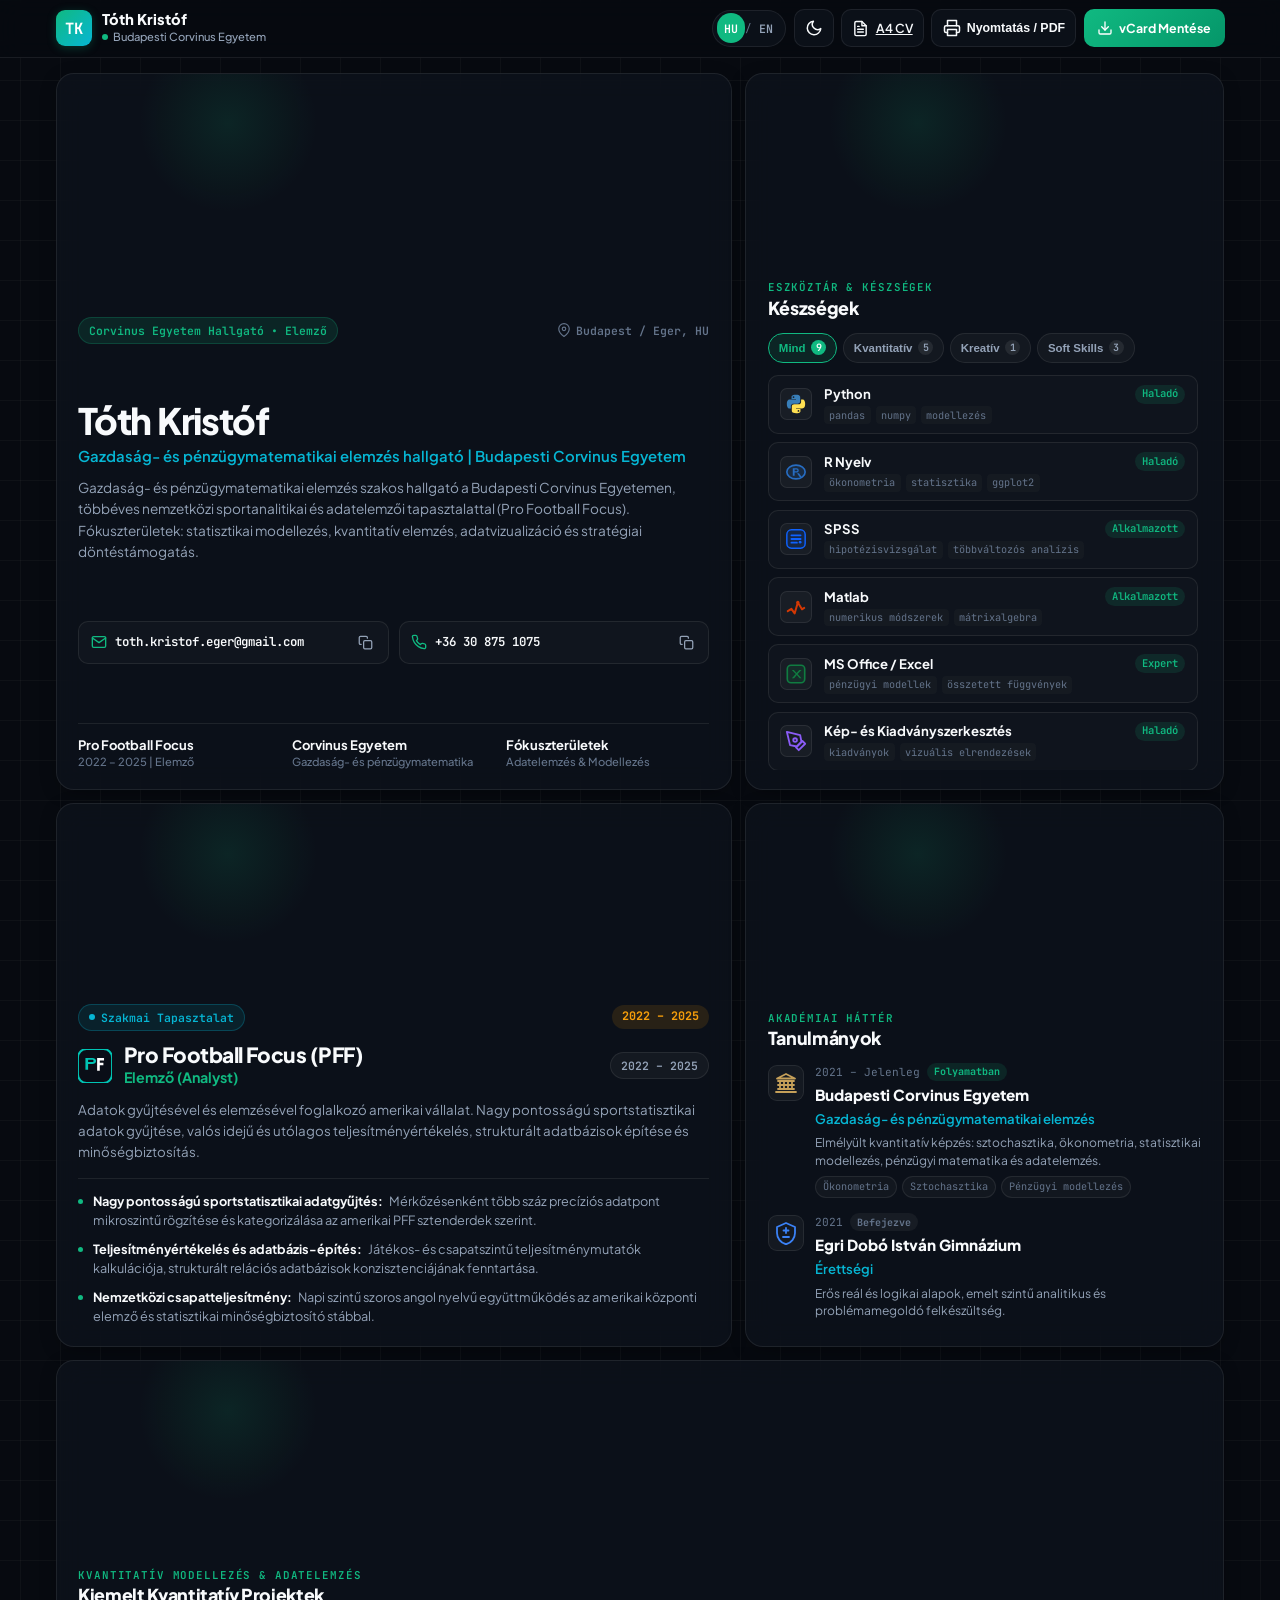
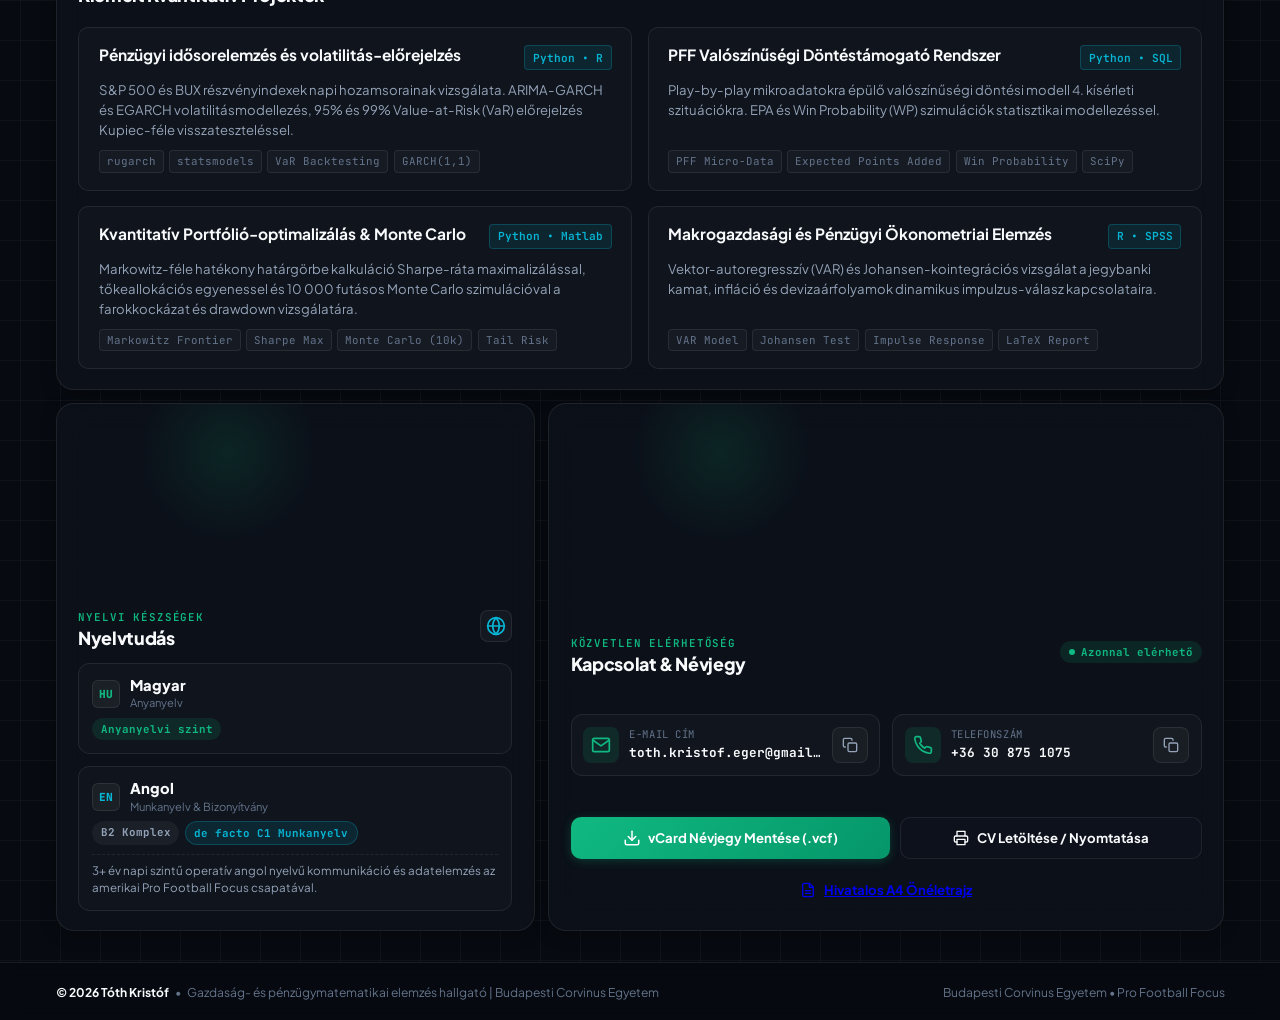
<file: index.html>
<!DOCTYPE html>
<html lang="hu" data-theme="dark">
<head>
  <meta charset="UTF-8">
  <meta name="viewport" content="width=device-width, initial-scale=1.0">
  <title>Tóth Kristóf | Gazdaság- és pénzügymatematikai elemzés hallgató</title>
  <meta name="description" content="Tóth Kristóf: Gazdaság- és pénzügymatematikai elemzés szakos hallgató a Budapesti Corvinus Egyetemen, tapasztalat: Pro Football Focus (PFF) Elemző.">
  <meta name="author" content="Tóth Kristóf">
  <meta name="color-scheme" content="dark light">
  <meta name="theme-color" content="#080c14">

  <!-- Google Fonts: Plus Jakarta Sans & JetBrains Mono -->
  <link rel="preconnect" href="https://fonts.googleapis.com">
  <link rel="preconnect" href="https://fonts.gstatic.com" crossorigin>
  <link href="https://fonts.googleapis.com/css2?family=JetBrains+Mono:wght@400;500;600;700&family=Plus+Jakarta+Sans:wght@300;400;500;600;700;800&display=swap" rel="stylesheet">
  
  <link rel="stylesheet" href="style.css">
</head>
<body>
  <!-- Keyboard Skip Link for Accessibility -->
  <a href="#main-content" class="skip-link" data-i18n="skipLink">Ugrás a tartalomra</a>

  <!-- Compact Top Header -->
  <header class="site-header" role="banner">
    <div class="header-inner container">
      <div class="brand">
        <span class="brand-monogram">TK</span>
        <div class="brand-info">
          <span class="brand-name">Tóth Kristóf</span>
          <span class="brand-badge" data-i18n="headerStatus">
            <span class="status-pulse" aria-hidden="true"></span>
            Budapesti Corvinus Egyetem
          </span>
        </div>
      </div>

      <nav class="nav-controls" aria-label="Weboldal vezérlők">
        <!-- Language Switcher HU / EN -->
        <div class="lang-switch-group" role="group" aria-label="Nyelvválasztó">
          <button id="lang-hu" class="lang-btn active" type="button" aria-pressed="true" aria-label="Magyar nyelv">
            HU
          </button>
          <span class="lang-divider" aria-hidden="true">/</span>
          <button id="lang-en" class="lang-btn" type="button" aria-pressed="false" aria-label="English language">
            EN
          </button>
        </div>

        <!-- Theme Switcher: Dark / Light / High Contrast -->
        <div class="theme-dropdown-wrap">
          <button id="theme-btn" class="icon-btn theme-toggle-btn" type="button" aria-label="Téma váltása" title="Téma váltása">
            <svg class="theme-icon theme-icon-dark" width="18" height="18" viewBox="0 0 24 24" fill="none" stroke="currentColor" stroke-width="2" stroke-linecap="round" stroke-linejoin="round" aria-hidden="true">
              <path d="M21 12.79A9 9 0 1 1 11.21 3 7 7 0 0 0 21 12.79z"></path>
            </svg>
            <svg class="theme-icon theme-icon-light" width="18" height="18" viewBox="0 0 24 24" fill="none" stroke="currentColor" stroke-width="2" stroke-linecap="round" stroke-linejoin="round" aria-hidden="true">
              <circle cx="12" cy="12" r="5"></circle>
              <line x1="12" y1="1" x2="12" y2="3"></line>
              <line x1="12" y1="21" x2="12" y2="23"></line>
              <line x1="4.22" y1="4.22" x2="5.64" y2="5.64"></line>
              <line x1="18.36" y1="18.36" x2="19.78" y2="19.78"></line>
              <line x1="1" y1="12" x2="3" y2="12"></line>
              <line x1="21" y1="12" x2="23" y2="12"></line>
              <line x1="4.22" y1="19.78" x2="5.64" y2="18.36"></line>
              <line x1="18.36" y1="5.64" x2="19.78" y2="4.22"></line>
            </svg>
            <svg class="theme-icon theme-icon-contrast" width="18" height="18" viewBox="0 0 24 24" fill="none" stroke="currentColor" stroke-width="2" stroke-linecap="round" stroke-linejoin="round" aria-hidden="true">
              <circle cx="12" cy="12" r="10"></circle>
              <path d="M12 2a10 10 0 0 1 0 20z" fill="currentColor"></path>
            </svg>
            <span class="sr-only" data-i18n="themeBtnText">Téma váltása</span>
          </button>
        </div>

        <!-- Standalone A4 Printable CV Link -->
        <a href="cv_toth_kristof.html" class="icon-btn" aria-label="A4 Nyomtatható CV megnyitása" title="A4 Nyomtatható CV">
          <svg width="17" height="17" viewBox="0 0 24 24" fill="none" stroke="currentColor" stroke-width="2" stroke-linecap="round" stroke-linejoin="round">
            <path d="M14 2H6a2 2 0 0 0-2 2v16a2 2 0 0 0 2 2h12a2 2 0 0 0 2-2V8z"></path>
            <polyline points="14 2 14 8 20 8"></polyline>
            <line x1="16" y1="13" x2="8" y2="13"></line>
            <line x1="16" y1="17" x2="8" y2="17"></line>
            <polyline points="10 9 9 9 8 9"></polyline>
          </svg>
          <span class="btn-text-responsive" data-i18n="a4CvBtn">A4 CV</span>
        </a>

        <!-- Print / PDF CV Button -->
        <button id="print-cv-btn" class="icon-btn" type="button" aria-label="CV Nyomtatása / Mentés PDF-ként" title="Nyomtatás / PDF">
          <svg width="18" height="18" viewBox="0 0 24 24" fill="none" stroke="currentColor" stroke-width="2" stroke-linecap="round" stroke-linejoin="round" aria-hidden="true">
            <polyline points="6 9 6 2 18 2 18 9"></polyline>
            <path d="M6 18H4a2 2 0 0 1-2-2v-5a2 2 0 0 1 2-2h16a2 2 0 0 1 2 2v5a2 2 0 0 1-2 2h-2"></path>
            <rect x="6" y="14" width="12" height="8"></rect>
          </svg>
          <span class="btn-text-responsive" data-i18n="printBtnText">Nyomtatás / PDF</span>
        </button>

        <!-- Direct vCard Download -->
        <button id="vcard-top-btn" class="btn-primary-sm" type="button" aria-label="Névjegy letöltése vCard formátumban">
          <svg width="16" height="16" viewBox="0 0 24 24" fill="none" stroke="currentColor" stroke-width="2" stroke-linecap="round" stroke-linejoin="round" aria-hidden="true">
            <path d="M21 15v4a2 2 0 0 1-2 2H5a2 2 0 0 1-2-2v-4"></path>
            <polyline points="7 10 12 15 17 10"></polyline>
            <line x1="12" y1="15" x2="12" y2="3"></line>
          </svg>
          <span data-i18n="vcardBtnText">vCard Mentése</span>
        </button>
      </nav>
    </div>
  </header>

  <!-- Main Content Bento Grid (Dense & Compact) -->
  <main id="main-content" class="container bento-layout" role="main">

    <!-- ========================================================
         TILE 1: HERO SPAN (Profile, Headline & Quick Connect)
         ======================================================== -->
    <section class="bento-card hero-tile" aria-labelledby="hero-name">
      <div class="card-glass-glow" aria-hidden="true"></div>
      
      <div class="hero-top-meta">
        <div class="tag-pill tag-accent">
          <span data-i18n="heroPill">Corvinus Egyetem Hallgató • Elemző</span>
        </div>
        <div class="location-badge">
          <svg width="14" height="14" viewBox="0 0 24 24" fill="none" stroke="currentColor" stroke-width="2" stroke-linecap="round" stroke-linejoin="round" aria-hidden="true">
            <path d="M21 10c0 7-9 13-9 13s-9-6-9-13a9 9 0 0 1 18 0z"></path>
            <circle cx="12" cy="10" r="3"></circle>
          </svg>
          <span>Budapest / Eger, HU</span>
        </div>
      </div>

      <div class="hero-main-content">
        <h1 id="hero-name" class="hero-name">Tóth Kristóf</h1>
        <p class="hero-title" data-i18n="heroTitle">
          Gazdaság- és pénzügymatematikai elemzés hallgató | Budapesti Corvinus Egyetem
        </p>

        <p class="hero-bio" data-i18n="heroBio">
          Gazdaság- és pénzügymatematikai elemzés szakos hallgató a Budapesti Corvinus Egyetemen, többéves nemzetközi sportanalitikai és adatelemzői tapasztalattal (Pro Football Focus). Fókuszterületek: statisztikai modellezés, kvantitatív elemzés, adatvizualizáció és stratégiai döntéstámogatás.
        </p>
      </div>

      <!-- Quick Action Contact Bars with Micro-Logos -->
      <div class="hero-action-row">
        <!-- Email Quick Bar -->
        <div class="contact-pill-action">
          <a href="mailto:toth.kristof.eger@gmail.com" class="contact-link" aria-label="E-mail küldése: toth.kristof.eger@gmail.com">
            <span class="contact-icon-wrap" aria-hidden="true">
              <svg width="16" height="16" viewBox="0 0 24 24" fill="none" stroke="currentColor" stroke-width="2" stroke-linecap="round" stroke-linejoin="round">
                <path d="M4 4h16c1.1 0 2 .9 2 2v12c0 1.1-.9 2-2 2H4c-1.1 0-2-.9-2-2V6c0-1.1.9-2 2-2z"></path>
                <polyline points="22,6 12,13 2,6"></polyline>
              </svg>
            </span>
            <span class="contact-val">toth.kristof.eger@gmail.com</span>
          </a>
          <button type="button" class="copy-btn" data-copy="toth.kristof.eger@gmail.com" data-type="email" aria-label="E-mail cím másolása" title="Másolás vágólapra">
            <svg class="copy-icon" width="15" height="15" viewBox="0 0 24 24" fill="none" stroke="currentColor" stroke-width="2" stroke-linecap="round" stroke-linejoin="round" aria-hidden="true">
              <rect x="9" y="9" width="13" height="13" rx="2" ry="2"></rect>
              <path d="M5 15H4a2 2 0 0 1-2-2V4a2 2 0 0 1 2-2h9a2 2 0 0 1 2 2v1"></path>
            </svg>
            <svg class="check-icon" width="15" height="15" viewBox="0 0 24 24" fill="none" stroke="currentColor" stroke-width="2.5" stroke-linecap="round" stroke-linejoin="round" aria-hidden="true">
              <polyline points="20 6 9 17 4 12"></polyline>
            </svg>
          </button>
        </div>

        <!-- Phone Quick Bar -->
        <div class="contact-pill-action">
          <a href="tel:+36308751075" class="contact-link" aria-label="Telefonszám hívása: +36 30 875 1075">
            <span class="contact-icon-wrap" aria-hidden="true">
              <svg width="16" height="16" viewBox="0 0 24 24" fill="none" stroke="currentColor" stroke-width="2" stroke-linecap="round" stroke-linejoin="round">
                <path d="M22 16.92v3a2 2 0 0 1-2.18 2 19.79 19.79 0 0 1-8.63-3.07 19.5 19.5 0 0 1-6-6 19.79 19.79 0 0 1-3.07-8.67A2 2 0 0 1 4.11 2h3a2 2 0 0 1 2 1.72 12.84 12.84 0 0 0 .7 2.81 2 2 0 0 1-.45 2.11L8.09 9.91a16 16 0 0 0 6 6l1.27-1.27a2 2 0 0 1 2.11-.45 12.84 12.84 0 0 0 2.81.7A2 2 0 0 1 22 16.92z"></path>
              </svg>
            </span>
            <span class="contact-val">+36 30 875 1075</span>
          </a>
          <button type="button" class="copy-btn" data-copy="+36308751075" data-type="phone" aria-label="Telefonszám másolása" title="Másolás vágólapra">
            <svg class="copy-icon" width="15" height="15" viewBox="0 0 24 24" fill="none" stroke="currentColor" stroke-width="2" stroke-linecap="round" stroke-linejoin="round" aria-hidden="true">
              <rect x="9" y="9" width="13" height="13" rx="2" ry="2"></rect>
              <path d="M5 15H4a2 2 0 0 1-2-2V4a2 2 0 0 1 2-2h9a2 2 0 0 1 2 2v1"></path>
            </svg>
            <svg class="check-icon" width="15" height="15" viewBox="0 0 24 24" fill="none" stroke="currentColor" stroke-width="2.5" stroke-linecap="round" stroke-linejoin="round" aria-hidden="true">
              <polyline points="20 6 9 17 4 12"></polyline>
            </svg>
          </button>
        </div>
      </div>

      <!-- Quick Semantic Highlights (No Percentages) -->
      <div class="hero-stats-grid">
        <div class="stat-badge-item">
          <span class="stat-badge-top" data-i18n="badgePff">Pro Football Focus</span>
          <span class="stat-badge-sub" data-i18n="badgePffDesc">2022 – 2025 | Elemző</span>
        </div>
        <div class="stat-badge-item">
          <span class="stat-badge-top" data-i18n="badgeCorvinus">Corvinus Egyetem</span>
          <span class="stat-badge-sub" data-i18n="badgeCorvinusDesc">Gazdaság- és pénzügymatematika</span>
        </div>
        <div class="stat-badge-item">
          <span class="stat-badge-top" data-i18n="badgeFocus">Fókuszterületek</span>
          <span class="stat-badge-sub" data-i18n="badgeFocusDesc">Adatelemzés & Modellezés</span>
        </div>
      </div>
    </section>

    <!-- ========================================================
         TILE 2: SKILL MATRIX (RICH LOGOS, NO PERCENTAGES)
         ======================================================== -->
    <section class="bento-card skill-matrix-tile" aria-labelledby="skills-heading">
      <div class="card-glass-glow" aria-hidden="true"></div>
      <div class="card-header-flex">
        <div>
          <span class="section-eyebrow" data-i18n="skillEyebrow">Eszköztár & Készségek</span>
          <h2 id="skills-heading" class="card-title" data-i18n="skillHeading">Készségek</h2>
        </div>
      </div>

      <!-- Filterable Skill Category Pills -->
      <div class="skill-filters" role="tablist" aria-label="Készség kategóriák">
        <button class="filter-pill active" data-filter="all" role="tab" aria-selected="true" aria-controls="skill-list" type="button">
          <span data-i18n="filterAll">Mind</span> <span class="filter-badge">9</span>
        </button>
        <button class="filter-pill" data-filter="quant" role="tab" aria-selected="false" aria-controls="skill-list" type="button">
          <span data-i18n="filterQuant">Kvantitatív</span> <span class="filter-badge">5</span>
        </button>
        <button class="filter-pill" data-filter="design" role="tab" aria-selected="false" aria-controls="skill-list" type="button">
          <span data-i18n="filterDesign">Kreatív</span> <span class="filter-badge">1</span>
        </button>
        <button class="filter-pill" data-filter="soft" role="tab" aria-selected="false" aria-controls="skill-list" type="button">
          <span data-i18n="filterSoft">Soft Skills</span> <span class="filter-badge">3</span>
        </button>
      </div>

      <!-- Live Region for Screen Readers -->
      <div id="skill-announcer" class="sr-only" aria-live="polite">Összes készség megjelenítve</div>

      <!-- Compact Logo-Rich Skill Items List -->
      <div id="skill-list" class="skill-tags-grid">
        
        <!-- 1. Python -->
        <div class="skill-item" data-category="quant">
          <div class="skill-logo-wrap" aria-hidden="true">
            <svg width="22" height="22" viewBox="0 0 24 24" fill="none">
              <path d="M11.91 2C6.83 2 7.14 4.2 7.14 4.2l.01 2.29h4.86v.69H5.2S2 6.8 2 11.92c0 5.12 2.79 4.93 2.79 4.93h1.66v-2.34s-.09-2.79 2.75-2.79h4.72s2.66.04 2.66-2.6V4.6S16.99 2 11.91 2zm-2.6 1.48a.95.95 0 1 1 0 1.9.95.95 0 0 1 0-1.9z" fill="#387eb8"/>
              <path d="M12.09 22c5.08 0 4.77-2.2 4.77-2.2l-.01-2.29h-4.86v-.69h6.81S22 17.2 22 12.08c0-5.12-2.79-4.93-2.79-4.93h-1.66v2.34s.09 2.79-2.75 2.79H10.08s-2.66-.04-2.66 2.6v4.52s-.41 2.6 4.67 2.6zm2.6-1.48a.95.95 0 1 1 0-1.9.95.95 0 0 1 0 1.9z" fill="#ffe052"/>
            </svg>
          </div>
          <div class="skill-item-body">
            <div class="skill-item-header">
              <span class="skill-name">Python</span>
              <span class="skill-level-chip" data-i18n="tagAdvanced">Haladó</span>
            </div>
            <div class="skill-item-tags">
              <span class="skill-tag">pandas</span>
              <span class="skill-tag">numpy</span>
              <span class="skill-tag">modellezés</span>
            </div>
          </div>
        </div>

        <!-- 2. R Nyelv -->
        <div class="skill-item" data-category="quant">
          <div class="skill-logo-wrap r-logo-bg" aria-hidden="true">
            <svg width="22" height="22" viewBox="0 0 24 24" fill="none">
              <ellipse cx="12" cy="12" rx="10" ry="7.5" fill="#276DC3" fill-opacity="0.18" stroke="#276DC3" stroke-width="1.8"/>
              <path d="M8.5 8h4.2a2.3 2.3 0 0 1 2.3 2.3c0 1.6-1.2 2.3-2.3 2.3H10.5v3.4H8.5V8zm2 3.2h2.2a.9.9 0 0 0 0-1.8h-2.2v1.8zm2.8 2.3l2.7 3.9h2.2l-2.9-4.1h-2z" fill="#276DC3"/>
            </svg>
          </div>
          <div class="skill-item-body">
            <div class="skill-item-header">
              <span class="skill-name">R Nyelv</span>
              <span class="skill-level-chip" data-i18n="tagAdvanced">Haladó</span>
            </div>
            <div class="skill-item-tags">
              <span class="skill-tag">ökonometria</span>
              <span class="skill-tag">statisztika</span>
              <span class="skill-tag">ggplot2</span>
            </div>
          </div>
        </div>

        <!-- 3. SPSS -->
        <div class="skill-item" data-category="quant">
          <div class="skill-logo-wrap spss-logo-bg" aria-hidden="true">
            <svg width="22" height="22" viewBox="0 0 24 24" fill="none">
              <rect x="2" y="2" width="20" height="20" rx="5" fill="#0F62FE" fill-opacity="0.15" stroke="#0F62FE" stroke-width="1.6"/>
              <path d="M7 8h10M7 12h10M7 16h6" stroke="#0F62FE" stroke-width="2" stroke-linecap="round"/>
              <circle cx="16.5" cy="15.5" r="1.5" fill="#0F62FE"/>
            </svg>
          </div>
          <div class="skill-item-body">
            <div class="skill-item-header">
              <span class="skill-name">SPSS</span>
              <span class="skill-level-chip" data-i18n="tagApplied">Alkalmazott</span>
            </div>
            <div class="skill-item-tags">
              <span class="skill-tag">hipotézisvizsgálat</span>
              <span class="skill-tag">többváltozós analízis</span>
            </div>
          </div>
        </div>

        <!-- 4. Matlab -->
        <div class="skill-item" data-category="quant">
          <div class="skill-logo-wrap matlab-logo-bg" aria-hidden="true">
            <svg width="22" height="22" viewBox="0 0 24 24" fill="none">
              <path d="M3 16.5l4-2.5 3.5 5 3.5-12 4.5 7.5 2.5-1.5" stroke="#D33804" stroke-width="2.2" stroke-linecap="round" stroke-linejoin="round"/>
              <circle cx="14" cy="7" r="1.8" fill="#D33804"/>
            </svg>
          </div>
          <div class="skill-item-body">
            <div class="skill-item-header">
              <span class="skill-name">Matlab</span>
              <span class="skill-level-chip" data-i18n="tagApplied">Alkalmazott</span>
            </div>
            <div class="skill-item-tags">
              <span class="skill-tag">numerikus módszerek</span>
              <span class="skill-tag">mátrixalgebra</span>
            </div>
          </div>
        </div>

        <!-- 5. MS Office / Excel -->
        <div class="skill-item" data-category="quant">
          <div class="skill-logo-wrap excel-logo-bg" aria-hidden="true">
            <svg width="22" height="22" viewBox="0 0 24 24" fill="none">
              <rect x="2.5" y="2.5" width="19" height="19" rx="4" fill="#107C41" fill-opacity="0.18" stroke="#107C41" stroke-width="1.8"/>
              <path d="M7.5 7.5l4.2 4.5-4.2 4.5h2.4l3-3.3 3 3.3H18l-4.2-4.5 4.2-4.5h-2.4l-3 3.3-3-3.3H7.5z" fill="#107C41"/>
            </svg>
          </div>
          <div class="skill-item-body">
            <div class="skill-item-header">
              <span class="skill-name">MS Office / Excel</span>
              <span class="skill-level-chip" data-i18n="tagExpert">Expert</span>
            </div>
            <div class="skill-item-tags">
              <span class="skill-tag">pénzügyi modellek</span>
              <span class="skill-tag">összetett függvények</span>
            </div>
          </div>
        </div>

        <!-- 6. Design & Kiadványszerkesztés -->
        <div class="skill-item" data-category="design">
          <div class="skill-logo-wrap design-logo-bg" aria-hidden="true">
            <svg width="22" height="22" viewBox="0 0 24 24" fill="none" stroke="#8B5CF6" stroke-width="2" stroke-linecap="round" stroke-linejoin="round">
              <path d="M12 19l7-7 3 3-7 7-3-3z"></path>
              <path d="M18 13l-1.5-7.5L2 2l3.5 14.5L13 18l5-5z"></path>
              <circle cx="11" cy="11" r="2"></circle>
            </svg>
          </div>
          <div class="skill-item-body">
            <div class="skill-item-header">
              <span class="skill-name" data-i18n="skillDesignName">Kép- és Kiadványszerkesztés</span>
              <span class="skill-level-chip" data-i18n="tagAdvanced">Haladó</span>
            </div>
            <div class="skill-item-tags">
              <span class="skill-tag">kiadványok</span>
              <span class="skill-tag">vizuális elrendezések</span>
            </div>
          </div>
        </div>

        <!-- 7. Kommunikáció -->
        <div class="skill-item" data-category="soft">
          <div class="skill-logo-wrap soft-logo-bg" aria-hidden="true">
            <svg width="22" height="22" viewBox="0 0 24 24" fill="none" stroke="#06B6D4" stroke-width="2" stroke-linecap="round" stroke-linejoin="round">
              <path d="M21 15a2 2 0 0 1-2 2H7l-4 4V5a2 2 0 0 1 2-2h14a2 2 0 0 1 2 2z"></path>
              <path d="M8 9h8M8 13h5"></path>
            </svg>
          </div>
          <div class="skill-item-body">
            <div class="skill-item-header">
              <span class="skill-name" data-i18n="skillCommName">Jó Kommunikáció</span>
              <span class="skill-level-chip" data-i18n="tagStrong">Magas szintű</span>
            </div>
            <div class="skill-item-tags">
              <span class="skill-tag">eredmények átadása</span>
              <span class="skill-tag">együttműködés</span>
            </div>
          </div>
        </div>

        <!-- 8. Csapatjátékos -->
        <div class="skill-item" data-category="soft">
          <div class="skill-logo-wrap soft-logo-bg" aria-hidden="true">
            <svg width="22" height="22" viewBox="0 0 24 24" fill="none" stroke="#10B981" stroke-width="2" stroke-linecap="round" stroke-linejoin="round">
              <path d="M17 21v-2a4 4 0 0 0-4-4H5a4 4 0 0 0-4 4v2"></path>
              <circle cx="9" cy="7" r="4"></circle>
              <path d="M23 21v-2a4 4 0 0 0-3-3.87"></path>
              <path d="M16 3.13a4 4 0 0 1 0 7.75"></path>
            </svg>
          </div>
          <div class="skill-item-body">
            <div class="skill-item-header">
              <span class="skill-name" data-i18n="skillTeamName">Csapatjátékos</span>
              <span class="skill-level-chip" data-i18n="tagStrong">Magas szintű</span>
            </div>
            <div class="skill-item-tags">
              <span class="skill-tag">nemzetközi csapat</span>
              <span class="skill-tag">közös munka</span>
            </div>
          </div>
        </div>

        <!-- 9. Stratégiai Szemlélet -->
        <div class="skill-item" data-category="soft">
          <div class="skill-logo-wrap soft-logo-bg" aria-hidden="true">
            <svg width="22" height="22" viewBox="0 0 24 24" fill="none" stroke="#F59E0B" stroke-width="2" stroke-linecap="round" stroke-linejoin="round">
              <circle cx="12" cy="12" r="10"></circle>
              <polygon points="16.24 7.76 14.12 14.12 7.76 16.24 9.88 9.88 16.24 7.76"></polygon>
            </svg>
          </div>
          <div class="skill-item-body">
            <div class="skill-item-header">
              <span class="skill-name" data-i18n="skillStratName">Stratégiai Szemlélet</span>
              <span class="skill-level-chip" data-i18n="tagStrong">Magas szintű</span>
            </div>
            <div class="skill-item-tags">
              <span class="skill-tag">adatalapú tervezés</span>
              <span class="skill-tag">rendszerszemlélet</span>
            </div>
          </div>
        </div>

      </div>
    </section>

    <!-- ========================================================
         TILE 3: EXPERIENCE (PRO FOOTBALL FOCUS 2022–2025)
         ======================================================== -->
    <section class="bento-card experience-spotlight-tile" aria-labelledby="exp-heading">
      <div class="card-glass-glow" aria-hidden="true"></div>
      
      <div class="pff-hero-banner">
        <div class="pff-header-meta">
          <div class="tag-pill tag-pff">
            <span class="pulse-ring" aria-hidden="true"></span>
            <span data-i18n="expSectionPill">Szakmai Tapasztalat</span>
          </div>
          <span class="date-badge">2022 – 2025</span>
        </div>

        <div class="pff-company-row">
          <div class="pff-branding-group">
            <div class="pff-logo-mark" aria-hidden="true">
              <svg width="34" height="34" viewBox="0 0 32 32" fill="none">
                <rect width="32" height="32" rx="8" fill="#0A0E17" stroke="#00C4B4" stroke-width="1.8"/>
                <path d="M7 8.5h6.5c2 0 3.5 1 3.5 2.8s-1.5 2.8-3.5 2.8H9.5v5.4H7V8.5zm2.5 3.8h3.8c.8 0 1.4-.4 1.4-1.1s-.6-1.1-1.4-1.1H9.5v2.2z" fill="#00C4B4"/>
                <path d="M18 8.5h6.5v2.4h-4v2.1h3.4v2.2h-3.4v5.3H18V8.5z" fill="#FFFFFF"/>
              </svg>
            </div>
            <div>
              <h2 id="exp-heading" class="company-name">Pro Football Focus (PFF)</h2>
              <div class="role-title" data-i18n="pffRole">Elemző (Analyst)</div>
            </div>
          </div>
          <div class="pff-status-pill" data-i18n="pffTenure">2022 – 2025</div>
        </div>

        <p class="company-summary" data-i18n="pffSummary">
          Adatok gyűjtésével és elemzésével foglalkozó amerikai vállalat. Nagy pontosságú sportstatisztikai adatok gyűjtése, valós idejű és utólagos teljesítményértékelés, strukturált adatbázisok építése és minőségbiztosítás.
        </p>

        <!-- Detailed Responsibilities -->
        <div class="pff-duties-list">
          <div class="duty-row">
            <div class="duty-bullet" aria-hidden="true"></div>
            <div>
              <strong data-i18n="pffDuty1Title">Nagy pontosságú sportstatisztikai adatgyűjtés:</strong>
              <span data-i18n="pffDuty1Desc">Mérkőzésenként több száz precíziós adatpont mikroszintű rögzítése és kategorizálása az amerikai PFF sztenderdek szerint.</span>
            </div>
          </div>
          <div class="duty-row">
            <div class="duty-bullet" aria-hidden="true"></div>
            <div>
              <strong data-i18n="pffDuty2Title">Teljesítményértékelés és adatbázis-építés:</strong>
              <span data-i18n="pffDuty2Desc">Játékos- és csapatszintű teljesítménymutatók kalkulációja, strukturált relációs adatbázisok konzisztenciájának fenntartása.</span>
            </div>
          </div>
          <div class="duty-row">
            <div class="duty-bullet" aria-hidden="true"></div>
            <div>
              <strong data-i18n="pffDuty3Title">Nemzetközi csapatteljesítmény:</strong>
              <span data-i18n="pffDuty3Desc">Napi szintű szoros angol nyelvű együttműködés az amerikai központi elemző és statisztikai minőségbiztosító stábbal.</span>
            </div>
          </div>
        </div>
      </div>
    </section>

    <!-- ========================================================
         TILE 4: ACADEMIC TIMELINE (TANULMÁNYOK - WITH CRESTS)
         ======================================================== -->
    <section class="bento-card academic-tile" aria-labelledby="edu-heading">
      <div class="card-glass-glow" aria-hidden="true"></div>
      
      <div class="card-header-flex">
        <div>
          <span class="section-eyebrow" data-i18n="eduEyebrow">Akadémiai Háttér</span>
          <h2 id="edu-heading" class="card-title" data-i18n="eduHeading">Tanulmányok</h2>
        </div>
      </div>

      <div class="timeline-container">
        <!-- Milestone 1: Corvinus -->
        <article class="timeline-item current-study">
          <div class="timeline-crest-wrap corvinus-crest" aria-hidden="true">
            <svg width="24" height="24" viewBox="0 0 24 24" fill="none" stroke="#C5A059" stroke-width="1.8" stroke-linecap="round" stroke-linejoin="round">
              <path d="M4 10h16M4 14h16M4 18h16M2 21h20M12 3l9 4.5H3L12 3zM6 10v8M10 10v8M14 10v8M18 10v8"></path>
            </svg>
          </div>
          <div class="timeline-content">
            <div class="timeline-period-badge">
              <span>2021 – Jelenleg</span>
              <span class="status-chip" data-i18n="eduStatusActive">Folyamatban</span>
            </div>
            <h3 class="timeline-inst">Budapesti Corvinus Egyetem</h3>
            <p class="timeline-degree" data-i18n="eduCorvinusDegree">Gazdaság- és pénzügymatematikai elemzés</p>
            <p class="timeline-notes" data-i18n="eduCorvinusDesc">
              Elmélyült kvantitatív képzés: sztochasztika, ökonometria, statisztikai modellezés, pénzügyi matematika és adatelemzés.
            </p>
            <div class="timeline-tags">
              <span class="mini-tag">Ökonometria</span>
              <span class="mini-tag">Sztochasztika</span>
              <span class="mini-tag">Pénzügyi modellezés</span>
            </div>
          </div>
        </article>

        <!-- Milestone 2: Gimnázium -->
        <article class="timeline-item">
          <div class="timeline-crest-wrap dobo-crest" aria-hidden="true">
            <svg width="24" height="24" viewBox="0 0 24 24" fill="none" stroke="#3B82F6" stroke-width="1.8" stroke-linecap="round" stroke-linejoin="round">
              <path d="M12 2L3 6v6c0 5.25 3.75 10.15 9 11.25 5.25-1.1 9-6 9-11.25V6l-9-4z"></path>
              <path d="M12 7v5M9.5 9.5h5"></path>
              <path d="M9 16h6"></path>
            </svg>
          </div>
          <div class="timeline-content">
            <div class="timeline-period-badge">
              <span>2021</span>
              <span class="status-chip completed" data-i18n="eduStatusDone">Befejezve</span>
            </div>
            <h3 class="timeline-inst">Egri Dobó István Gimnázium</h3>
            <p class="timeline-degree" data-i18n="eduDoboDegree">Érettségi</p>
            <p class="timeline-notes" data-i18n="eduDoboDesc">
              Erős reál és logikai alapok, emelt szintű analitikus és problémamegoldó felkészültség.
            </p>
          </div>
        </article>
      </div>
    </section>

    <!-- ========================================================
         TILE 4.5: FEATURED QUANTITATIVE PROJECTS
         ======================================================== -->
    <section class="bento-card projects-tile" aria-labelledby="projects-heading">
      <div class="card-glass-glow" aria-hidden="true"></div>
      
      <div class="card-header-flex">
        <div>
          <span class="section-eyebrow" data-i18n="projectsEyebrow">Kvantitatív Modellezés & Adatelemzés</span>
          <h2 id="projects-heading" class="card-title" data-i18n="projectsHeading">Kiemelt Kvantitatív Projektek</h2>
        </div>
      </div>

      <div class="projects-grid">
        <!-- Project 1 -->
        <article class="project-card-bento">
          <div class="project-card-header">
            <h3 class="project-card-title" data-i18n="p1Title">Pénzügyi idősorelemzés és volatilitás-előrejelzés</h3>
            <span class="project-tech-pill">Python • R</span>
          </div>
          <p class="project-card-desc" data-i18n="p1Desc">
            S&amp;P 500 és BUX részvényindexek napi hozamsorainak vizsgálata. ARIMA-GARCH és EGARCH volatilitásmodellezés, 95% és 99% Value-at-Risk (VaR) előrejelzés Kupiec-féle visszateszteléssel.
          </p>
          <div class="project-tags-row">
            <span class="project-mini-tag">rugarch</span>
            <span class="project-mini-tag">statsmodels</span>
            <span class="project-mini-tag">VaR Backtesting</span>
            <span class="project-mini-tag">GARCH(1,1)</span>
          </div>
        </article>

        <!-- Project 2 -->
        <article class="project-card-bento">
          <div class="project-card-header">
            <h3 class="project-card-title" data-i18n="p2Title">PFF Valószínűségi Döntéstámogató Rendszer</h3>
            <span class="project-tech-pill">Python • SQL</span>
          </div>
          <p class="project-card-desc" data-i18n="p2Desc">
            Play-by-play mikroadatokra épülő valószínűségi döntési modell 4. kísérleti szituációkra. EPA és Win Probability (WP) szimulációk statisztikai modellezéssel.
          </p>
          <div class="project-tags-row">
            <span class="project-mini-tag">PFF Micro-Data</span>
            <span class="project-mini-tag">Expected Points Added</span>
            <span class="project-mini-tag">Win Probability</span>
            <span class="project-mini-tag">SciPy</span>
          </div>
        </article>

        <!-- Project 3 -->
        <article class="project-card-bento">
          <div class="project-card-header">
            <h3 class="project-card-title" data-i18n="p3Title">Kvantitatív Portfólió-optimalizálás &amp; Monte Carlo</h3>
            <span class="project-tech-pill">Python • Matlab</span>
          </div>
          <p class="project-card-desc" data-i18n="p3Desc">
            Markowitz-féle hatékony határgörbe kalkuláció Sharpe-ráta maximalizálással, tőkeallokációs egyenessel és 10 000 futásos Monte Carlo szimulációval a farokkockázat és drawdown vizsgálatára.
          </p>
          <div class="project-tags-row">
            <span class="project-mini-tag">Markowitz Frontier</span>
            <span class="project-mini-tag">Sharpe Max</span>
            <span class="project-mini-tag">Monte Carlo (10k)</span>
            <span class="project-mini-tag">Tail Risk</span>
          </div>
        </article>

        <!-- Project 4 -->
        <article class="project-card-bento">
          <div class="project-card-header">
            <h3 class="project-card-title" data-i18n="p4Title">Makrogazdasági és Pénzügyi Ökonometriai Elemzés</h3>
            <span class="project-tech-pill">R • SPSS</span>
          </div>
          <p class="project-card-desc" data-i18n="p4Desc">
            Vektor-autoregresszív (VAR) és Johansen-kointegrációs vizsgálat a jegybanki kamat, infláció és devizaárfolyamok dinamikus impulzus-válasz kapcsolataira.
          </p>
          <div class="project-tags-row">
            <span class="project-mini-tag">VAR Model</span>
            <span class="project-mini-tag">Johansen Test</span>
            <span class="project-mini-tag">Impulse Response</span>
            <span class="project-mini-tag">LaTeX Report</span>
          </div>
        </article>
      </div>
    </section>

    <!-- ========================================================
         TILE 5: LANGUAGE COMPETENCIES (NO PERCENTAGES, CLEAN)
         ======================================================== -->
    <section class="bento-card language-tile" aria-labelledby="lang-heading">
      <div class="card-glass-glow" aria-hidden="true"></div>
      
      <div class="card-header-flex">
        <div>
          <span class="section-eyebrow" data-i18n="langEyebrow">Nyelvi Készségek</span>
          <h2 id="lang-heading" class="card-title" data-i18n="langHeading">Nyelvtudás</h2>
        </div>
        <div class="lang-globe-icon" aria-hidden="true">
          <svg width="20" height="20" viewBox="0 0 24 24" fill="none" stroke="currentColor" stroke-width="2" stroke-linecap="round" stroke-linejoin="round">
            <circle cx="12" cy="12" r="10"></circle>
            <line x1="2" y1="12" x2="22" y2="12"></line>
            <path d="M12 2a15.3 15.3 0 0 1 4 10 15.3 15.3 0 0 1-4 10 15.3 15.3 0 0 1-4-10 15.3 15.3 0 0 1 4-10z"></path>
          </svg>
        </div>
      </div>

      <div class="languages-grid">
        <!-- Hungarian Native -->
        <div class="lang-dense-card">
          <div class="lang-card-header">
            <div class="lang-flag-mark hu-flag-mark" aria-hidden="true">HU</div>
            <div>
              <h3 class="lang-title" data-i18n="langHuName">Magyar</h3>
              <span class="lang-subtext" data-i18n="langHuCefr">Anyanyelv</span>
            </div>
          </div>
          <div class="lang-badge-row">
            <span class="cefr-badge native-badge" data-i18n="langHuBadge">Anyanyelvi szint</span>
          </div>
        </div>

        <!-- English B2 / C1 Working -->
        <div class="lang-dense-card highlight-lang">
          <div class="lang-card-header">
            <div class="lang-flag-mark en-flag-mark" aria-hidden="true">EN</div>
            <div>
              <h3 class="lang-title" data-i18n="langEnName">Angol</h3>
              <span class="lang-subtext" data-i18n="langEnSub">Munkanyelv & Bizonyítvány</span>
            </div>
          </div>

          <div class="lang-badge-row">
            <span class="cefr-badge b2-badge">B2 Komplex</span>
            <span class="cefr-badge c1-badge" data-i18n="langEnBadgeC1">de facto C1 Munkanyelv</span>
          </div>

          <p class="lang-note" data-i18n="langEnNote">
            3+ év napi szintű operatív angol nyelvű kommunikáció és adatelemzés az amerikai Pro Football Focus csapatával.
          </p>
        </div>
      </div>
    </section>

    <!-- ========================================================
         TILE 6: DIRECT CONTACT & VCARD DOWNLOAD HUB
         ======================================================== -->
    <section class="bento-card contact-hub-tile" aria-labelledby="contact-heading">
      <div class="card-glass-glow" aria-hidden="true"></div>
      
      <div class="card-header-flex">
        <div>
          <span class="section-eyebrow" data-i18n="contactEyebrow">Közvetlen Elérhetőség</span>
          <h2 id="contact-heading" class="card-title" data-i18n="contactHeading">Kapcsolat & Névjegy</h2>
        </div>
        <div class="availability-indicator">
          <span class="pulse-ping" aria-hidden="true"></span>
          <span class="avail-text" data-i18n="availText">Azonnal elérhető</span>
        </div>
      </div>

      <div class="contact-hub-grid">
        <!-- Direct Email Card -->
        <div class="hub-interactive-item">
          <div class="hub-item-icon" aria-hidden="true">
            <svg width="20" height="20" viewBox="0 0 24 24" fill="none" stroke="currentColor" stroke-width="2" stroke-linecap="round" stroke-linejoin="round">
              <path d="M4 4h16c1.1 0 2 .9 2 2v12c0 1.1-.9 2-2 2H4c-1.1 0-2-.9-2-2V6c0-1.1.9-2 2-2z"></path>
              <polyline points="22,6 12,13 2,6"></polyline>
            </svg>
          </div>
          <div class="hub-item-body">
            <span class="hub-item-label" data-i18n="emailLabel">E-mail Cím</span>
            <a href="mailto:toth.kristof.eger@gmail.com" class="hub-item-link">toth.kristof.eger@gmail.com</a>
          </div>
          <button type="button" class="action-circle-btn copy-btn" data-copy="toth.kristof.eger@gmail.com" data-type="email" aria-label="E-mail cím másolása" title="E-mail másolása">
            <svg class="copy-icon" width="16" height="16" viewBox="0 0 24 24" fill="none" stroke="currentColor" stroke-width="2" stroke-linecap="round" stroke-linejoin="round" aria-hidden="true">
              <rect x="9" y="9" width="13" height="13" rx="2" ry="2"></rect>
              <path d="M5 15H4a2 2 0 0 1-2-2V4a2 2 0 0 1 2-2h9a2 2 0 0 1 2 2v1"></path>
            </svg>
            <svg class="check-icon" width="16" height="16" viewBox="0 0 24 24" fill="none" stroke="currentColor" stroke-width="2.5" stroke-linecap="round" stroke-linejoin="round" aria-hidden="true">
              <polyline points="20 6 9 17 4 12"></polyline>
            </svg>
          </button>
        </div>

        <!-- Direct Phone Card -->
        <div class="hub-interactive-item">
          <div class="hub-item-icon" aria-hidden="true">
            <svg width="20" height="20" viewBox="0 0 24 24" fill="none" stroke="currentColor" stroke-width="2" stroke-linecap="round" stroke-linejoin="round">
              <path d="M22 16.92v3a2 2 0 0 1-2.18 2 19.79 19.79 0 0 1-8.63-3.07 19.5 19.5 0 0 1-6-6 19.79 19.79 0 0 1-3.07-8.67A2 2 0 0 1 4.11 2h3a2 2 0 0 1 2 1.72 12.84 12.84 0 0 0 .7 2.81 2 2 0 0 1-.45 2.11L8.09 9.91a16 16 0 0 0 6 6l1.27-1.27a2 2 0 0 1 2.11-.45 12.84 12.84 0 0 0 2.81.7A2 2 0 0 1 22 16.92z"></path>
            </svg>
          </div>
          <div class="hub-item-body">
            <span class="hub-item-label" data-i18n="phoneLabel">Telefonszám</span>
            <a href="tel:+36308751075" class="hub-item-link">+36 30 875 1075</a>
          </div>
          <button type="button" class="action-circle-btn copy-btn" data-copy="+36308751075" data-type="phone" aria-label="Telefonszám másolása" title="Telefonszám másolása">
            <svg class="copy-icon" width="16" height="16" viewBox="0 0 24 24" fill="none" stroke="currentColor" stroke-width="2" stroke-linecap="round" stroke-linejoin="round" aria-hidden="true">
              <rect x="9" y="9" width="13" height="13" rx="2" ry="2"></rect>
              <path d="M5 15H4a2 2 0 0 1-2-2V4a2 2 0 0 1 2-2h9a2 2 0 0 1 2 2v1"></path>
            </svg>
            <svg class="check-icon" width="16" height="16" viewBox="0 0 24 24" fill="none" stroke="currentColor" stroke-width="2.5" stroke-linecap="round" stroke-linejoin="round" aria-hidden="true">
              <polyline points="20 6 9 17 4 12"></polyline>
            </svg>
          </button>
        </div>
      </div>

      <!-- Action Buttons for VCard & Print -->
      <div class="hub-actions-bar">
        <button id="vcard-download-btn" class="hub-btn primary" type="button">
          <svg width="18" height="18" viewBox="0 0 24 24" fill="none" stroke="currentColor" stroke-width="2" stroke-linecap="round" stroke-linejoin="round" aria-hidden="true">
            <path d="M21 15v4a2 2 0 0 1-2 2H5a2 2 0 0 1-2-2v-4"></path>
            <polyline points="7 10 12 15 17 10"></polyline>
            <line x1="12" y1="15" x2="12" y2="3"></line>
          </svg>
          <span data-i18n="vcardFullBtn">vCard Névjegy Mentése (.vcf)</span>
        </button>

        <button id="print-secondary-btn" class="hub-btn secondary" type="button">
          <svg width="16" height="16" viewBox="0 0 24 24" fill="none" stroke="currentColor" stroke-width="2" stroke-linecap="round" stroke-linejoin="round" aria-hidden="true">
            <polyline points="6 9 6 2 18 2 18 9"></polyline>
            <path d="M6 18H4a2 2 0 0 1-2-2v-5a2 2 0 0 1 2-2h16a2 2 0 0 1 2 2v5a2 2 0 0 1-2 2h-2"></path>
            <rect x="6" y="14" width="12" height="8"></rect>
          </svg>
          <span data-i18n="printFullBtn">CV Letöltése / Nyomtatása</span>
        </button>

        <a href="cv_toth_kristof.html" class="hub-btn accent">
          <svg width="16" height="16" viewBox="0 0 24 24" fill="none" stroke="currentColor" stroke-width="2" stroke-linecap="round" stroke-linejoin="round" aria-hidden="true">
            <path d="M14 2H6a2 2 0 0 0-2 2v16a2 2 0 0 0 2 2h12a2 2 0 0 0 2-2V8z"></path>
            <polyline points="14 2 14 8 20 8"></polyline>
            <line x1="16" y1="13" x2="8" y2="13"></line>
            <line x1="16" y1="17" x2="8" y2="17"></line>
          </svg>
          <span data-i18n="a4CvHubBtn">Hivatalos A4 Önéletrajz</span>
        </a>
      </div>
    </section>

  </main>

  <!-- Clean Minimalist Footer -->
  <footer class="site-footer" role="contentinfo">
    <div class="container footer-inner">
      <div class="footer-left">
        <span class="footer-copy">© 2026 Tóth Kristóf</span>
        <span class="footer-divider">•</span>
        <span class="footer-tagline" data-i18n="footerRole">Gazdaság- és pénzügymatematikai elemzés hallgató | Budapesti Corvinus Egyetem</span>
      </div>
      <div class="footer-right">
        <span class="status-online" data-i18n="footerLocation">Budapesti Corvinus Egyetem • Pro Football Focus</span>
      </div>
    </div>
  </footer>

  <!-- Toast Notification Container for Accessible Copy & Download Messages -->
  <div id="toast-container" class="toast-shelf" aria-live="polite" aria-atomic="true"></div>

  <!-- Main JavaScript Logic -->
  <script src="script.js"></script>
</body>
</html>
</file>
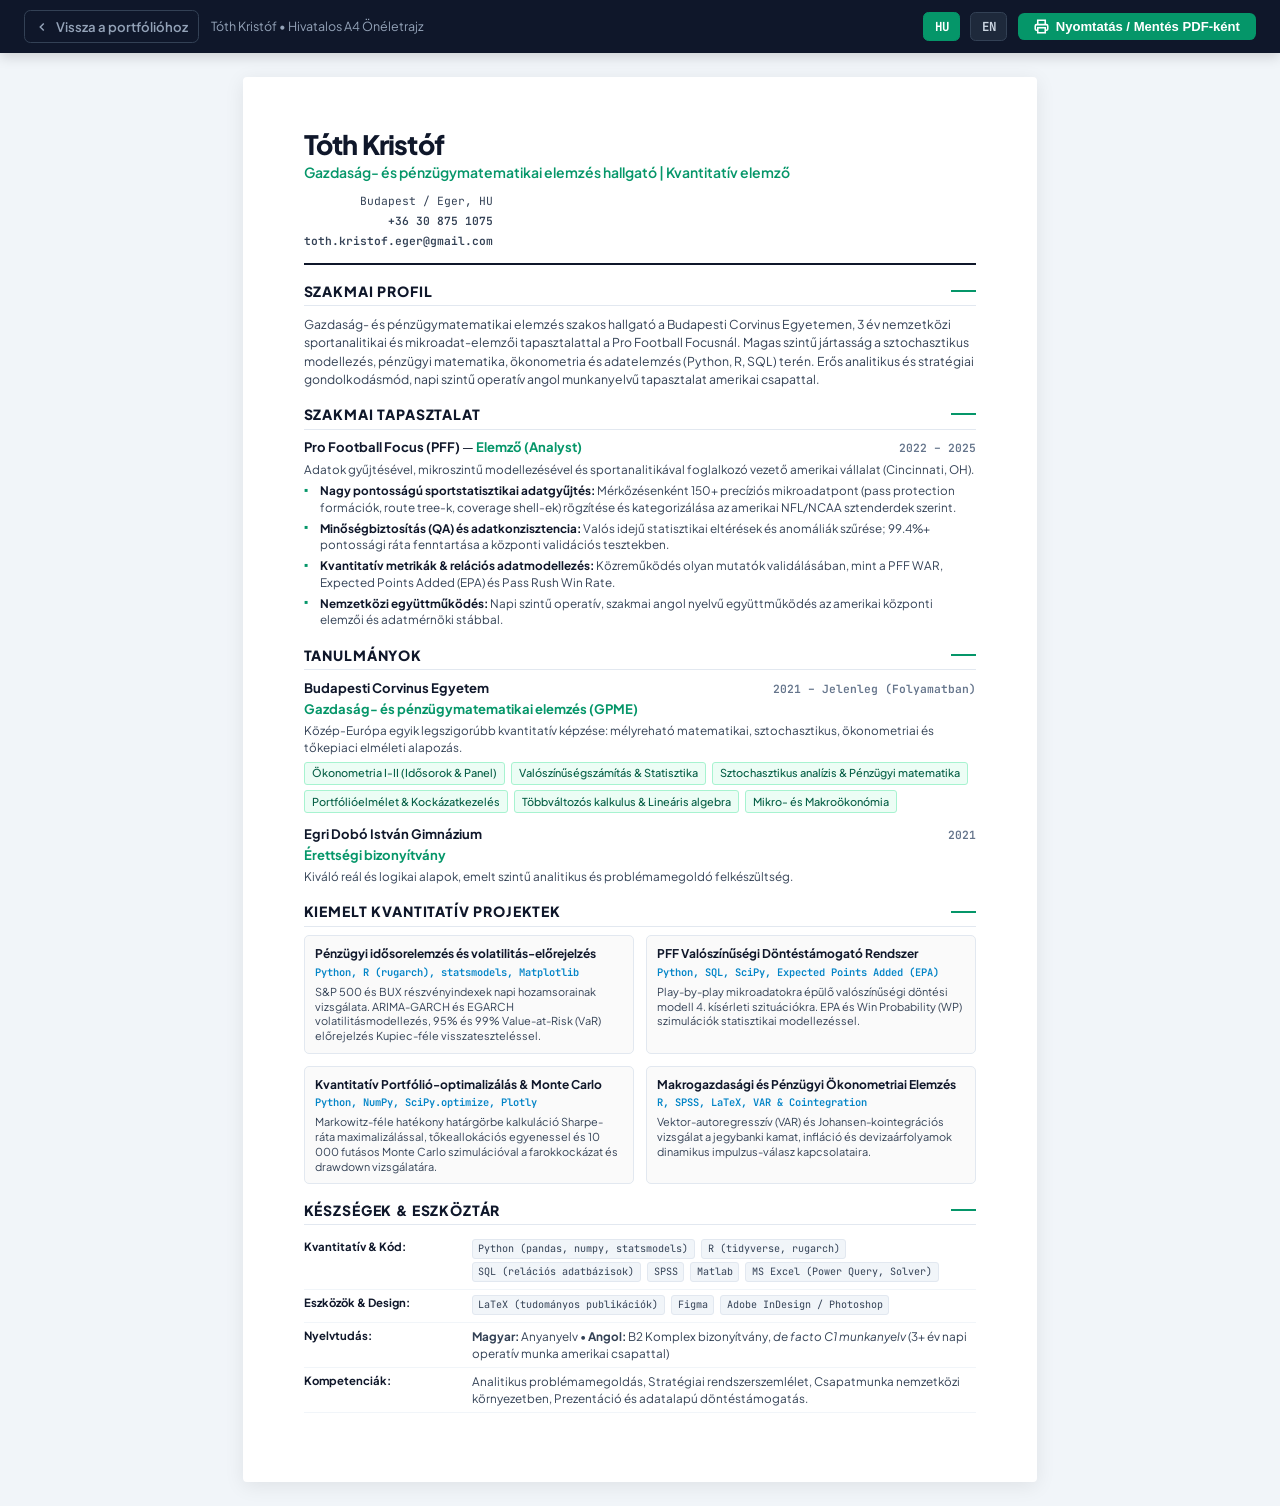
<file: cv_toth_kristof.html>
<!DOCTYPE html>
<html lang="hu">
<head>
  <meta charset="UTF-8">
  <meta name="viewport" content="width=device-width, initial-scale=1.0">
  <title>Tóth Kristóf - Önéletrajz / Curriculum Vitae</title>
  <meta name="description" content="Tóth Kristóf hivatalos, nyomtatható A4 önéletrajza. Budapesti Corvinus Egyetem (GPME) & Pro Football Focus Elemző.">
  <link rel="preconnect" href="https://fonts.googleapis.com">
  <link rel="preconnect" href="https://fonts.gstatic.com" crossorigin>
  <link href="https://fonts.googleapis.com/css2?family=Plus+Jakarta+Sans:wght@300;400;500;600;700;800&family=JetBrains+Mono:wght@400;600;700&display=swap" rel="stylesheet">
  <style>
    /* CSS Reset & Variables */
    *, *::before, *::after { box-sizing: border-box; margin: 0; padding: 0; }
    :root {
      --primary: #0f172a;
      --secondary: #334155;
      --muted: #64748b;
      --accent: #059669;
      --accent-dim: #ecfdf5;
      --accent-blue: #0284c7;
      --border: #e2e8f0;
      --bg: #ffffff;
      --font-sans: 'Plus Jakarta Sans', -apple-system, BlinkMacSystemFont, 'Segoe UI', Roboto, sans-serif;
      --font-mono: 'JetBrains Mono', monospace;
    }
    body {
      font-family: var(--font-sans);
      color: var(--primary);
      background-color: #f1f5f9;
      line-height: 1.45;
      font-size: 9.8pt;
      -webkit-font-smoothing: antialiased;
    }

    /* Screen Action Bar */
    .screen-action-bar {
      position: sticky;
      top: 0;
      z-index: 100;
      background: #0f172a;
      color: #ffffff;
      padding: 0.65rem 1.5rem;
      display: flex;
      align-items: center;
      justify-content: space-between;
      gap: 1rem;
      box-shadow: 0 4px 12px rgba(0,0,0,0.15);
    }
    .bar-left {
      display: flex;
      align-items: center;
      gap: 0.75rem;
    }
    .back-btn {
      color: #94a3b8;
      text-decoration: none;
      font-size: 0.82rem;
      font-weight: 600;
      display: inline-flex;
      align-items: center;
      gap: 0.4rem;
      padding: 0.35rem 0.65rem;
      border-radius: 0.4rem;
      border: 1px solid #334155;
      transition: all 0.15s ease;
    }
    .back-btn:hover {
      color: #ffffff;
      border-color: #64748b;
      background: #1e293b;
    }
    .bar-right {
      display: flex;
      align-items: center;
      gap: 0.65rem;
    }
    .lang-toggle-btn {
      background: #1e293b;
      border: 1px solid #334155;
      color: #cbd5e1;
      padding: 0.3rem 0.65rem;
      border-radius: 0.35rem;
      font-family: var(--font-mono);
      font-size: 0.78rem;
      font-weight: 700;
      cursor: pointer;
    }
    .lang-toggle-btn.active {
      background: var(--accent);
      color: #ffffff;
      border-color: var(--accent);
    }
    .print-main-btn {
      background: var(--accent);
      color: #ffffff;
      border: none;
      padding: 0.4rem 1rem;
      border-radius: 0.4rem;
      font-size: 0.82rem;
      font-weight: 700;
      cursor: pointer;
      display: inline-flex;
      align-items: center;
      gap: 0.45rem;
      transition: filter 0.15s ease;
    }
    .print-main-btn:hover { filter: brightness(1.1); }

    /* A4 Page Container */
    .a4-page {
      max-width: 210mm;
      min-height: 297mm;
      margin: 1.5rem auto;
      background: var(--bg);
      padding: 14mm 16mm 14mm 16mm;
      box-shadow: 0 4px 20px rgba(0,0,0,0.08);
      border-radius: 4px;
    }

    /* CV Header */
    .cv-header {
      border-bottom: 2px solid var(--primary);
      padding-bottom: 0.85rem;
      margin-bottom: 1rem;
      display: flex;
      justify-content: space-between;
      align-items: flex-end;
      flex-wrap: wrap;
      gap: 0.75rem;
    }
    .candidate-name {
      font-size: 20pt;
      font-weight: 800;
      letter-spacing: -0.03em;
      line-height: 1.1;
      color: var(--primary);
      margin-bottom: 0.25rem;
    }
    .candidate-title {
      font-size: 10.5pt;
      font-weight: 600;
      color: var(--accent);
      line-height: 1.3;
    }
    .contact-details {
      display: flex;
      flex-direction: column;
      align-items: flex-end;
      gap: 0.2rem;
      font-size: 8.5pt;
      font-family: var(--font-mono);
      color: var(--secondary);
    }
    .contact-line {
      display: inline-flex;
      align-items: center;
      gap: 0.35rem;
    }
    .contact-line a {
      color: inherit;
      text-decoration: none;
      font-weight: 600;
    }

    /* Section Styles */
    .cv-section {
      margin-bottom: 1rem;
      break-inside: avoid;
    }
    .section-title {
      font-size: 10.5pt;
      font-weight: 800;
      text-transform: uppercase;
      letter-spacing: 0.06em;
      color: var(--primary);
      border-bottom: 1.5px solid var(--border);
      padding-bottom: 0.25rem;
      margin-bottom: 0.55rem;
      display: flex;
      align-items: center;
      justify-content: space-between;
    }
    .section-title::after {
      content: '';
      display: block;
      width: 25px;
      height: 2px;
      background: var(--accent);
    }

    /* Summary */
    .summary-text {
      font-size: 9.2pt;
      color: var(--secondary);
      line-height: 1.5;
    }

    /* Experience & Education Items */
    .item-group {
      display: flex;
      flex-direction: column;
      gap: 0.75rem;
    }
    .cv-item {
      break-inside: avoid;
    }
    .item-header {
      display: flex;
      justify-content: space-between;
      align-items: baseline;
      margin-bottom: 0.15rem;
    }
    .item-title-org {
      font-size: 9.8pt;
      font-weight: 700;
      color: var(--primary);
    }
    .item-role {
      font-weight: 700;
      color: var(--accent);
    }
    .item-date {
      font-family: var(--font-mono);
      font-size: 8.5pt;
      font-weight: 600;
      color: var(--muted);
    }
    .item-location {
      font-size: 8.5pt;
      color: var(--muted);
      font-style: italic;
    }
    .item-desc {
      font-size: 8.8pt;
      color: var(--secondary);
      line-height: 1.45;
      margin-top: 0.2rem;
    }

    /* Bullet List */
    .duty-list {
      list-style: none;
      margin-top: 0.35rem;
      display: flex;
      flex-direction: column;
      gap: 0.3rem;
    }
    .duty-list li {
      position: relative;
      padding-left: 1rem;
      font-size: 8.8pt;
      color: var(--secondary);
      line-height: 1.4;
    }
    .duty-list li::before {
      content: "▪";
      position: absolute;
      left: 0;
      color: var(--accent);
      font-size: 9pt;
      top: -0.1rem;
    }
    .duty-list strong {
      color: var(--primary);
    }

    /* 2-Column Grid for Projects & Skills */
    .grid-2col {
      display: grid;
      grid-template-columns: 1fr 1fr;
      gap: 0.75rem;
    }
    .project-card {
      background: #fafafa;
      border: 1px solid var(--border);
      border-radius: 5px;
      padding: 0.55rem 0.65rem;
      break-inside: avoid;
    }
    .project-title {
      font-size: 9pt;
      font-weight: 700;
      color: var(--primary);
      margin-bottom: 0.15rem;
    }
    .project-meta {
      font-family: var(--font-mono);
      font-size: 7.8pt;
      color: var(--accent-blue);
      font-weight: 600;
      margin-bottom: 0.3rem;
    }
    .project-desc {
      font-size: 8.2pt;
      color: var(--secondary);
      line-height: 1.35;
    }

    /* Skills Table */
    .skills-table {
      width: 100%;
      border-collapse: collapse;
      font-size: 8.8pt;
    }
    .skills-table tr {
      border-bottom: 1px solid #f1f5f9;
    }
    .skills-table td {
      padding: 0.3rem 0;
      vertical-align: top;
    }
    .skills-label {
      font-weight: 700;
      color: var(--primary);
      width: 25%;
      font-size: 8.5pt;
    }
    .skills-val {
      color: var(--secondary);
    }
    .tag-chip {
      display: inline-block;
      font-family: var(--font-mono);
      font-size: 7.6pt;
      background: #f1f5f9;
      color: var(--secondary);
      padding: 0.1rem 0.35rem;
      border-radius: 3px;
      margin-right: 0.25rem;
      margin-bottom: 0.15rem;
      border: 1px solid #e2e8f0;
    }

    /* Coursework Chips */
    .course-grid {
      display: flex;
      flex-wrap: wrap;
      gap: 0.35rem;
      margin-top: 0.35rem;
    }
    .course-item {
      font-size: 8.2pt;
      background: var(--accent-dim);
      color: #065f46;
      border: 1px solid #a7f3d0;
      padding: 0.15rem 0.45rem;
      border-radius: 3px;
      font-weight: 500;
    }

    /* Print Styles */
    @media print {
      body {
        background: #ffffff !important;
        font-size: 9.3pt !important;
      }
      .screen-action-bar { display: none !important; }
      .a4-page {
        margin: 0 !important;
        padding: 0 !important;
        box-shadow: none !important;
        border: none !important;
        max-width: 100% !important;
        min-height: auto !important;
      }
      .project-card {
        background: #ffffff !important;
        border-color: #cbd5e1 !important;
      }
      a { text-decoration: none !important; color: inherit !important; }
      @page {
        size: A4 portrait;
        margin: 12mm 15mm 12mm 15mm;
      }
    }
  </style>
</head>
<body>

  <!-- Top Action Bar (Non-Printing) -->
  <div class="screen-action-bar">
    <div class="bar-left">
      <a href="index.html" class="back-btn">
        <svg width="14" height="14" viewBox="0 0 24 24" fill="none" stroke="currentColor" stroke-width="2.5"><polyline points="15 18 9 12 15 6"></polyline></svg>
        <span id="txt-back">Vissza a portfólióhoz</span>
      </a>
      <span style="font-size: 0.78rem; color: #94a3b8;">Tóth Kristóf • Hivatalos A4 Önéletrajz</span>
    </div>
    <div class="bar-right">
      <button type="button" class="lang-toggle-btn active" id="btn-hu">HU</button>
      <button type="button" class="lang-toggle-btn" id="btn-en">EN</button>
      <button type="button" class="print-main-btn" onclick="window.print()">
        <svg width="15" height="15" viewBox="0 0 24 24" fill="none" stroke="currentColor" stroke-width="2.5"><polyline points="6 9 6 2 18 2 18 9"></polyline><path d="M6 18H4a2 2 0 0 1-2-2v-5a2 2 0 0 1 2-2h16a2 2 0 0 1 2 2v5a2 2 0 0 1-2 2h-2"></path><rect x="6" y="14" width="12" height="8"></rect></svg>
        <span id="txt-print">Nyomtatás / Mentés PDF-ként</span>
      </button>
    </div>
  </div>

  <!-- A4 Printable Document Body -->
  <main class="a4-page">
    
    <!-- Header -->
    <header class="cv-header">
      <div>
        <h1 class="candidate-name">Tóth Kristóf</h1>
        <div class="candidate-title" data-cv="headerTitle">Gazdaság- és pénzügymatematikai elemzés hallgató | Kvantitatív elemző</div>
      </div>
      <div class="contact-details">
        <div class="contact-line">
          <span>Budapest / Eger, HU</span>
        </div>
        <div class="contact-line">
          <a href="tel:+36308751075">+36 30 875 1075</a>
        </div>
        <div class="contact-line">
          <a href="mailto:toth.kristof.eger@gmail.com">toth.kristof.eger@gmail.com</a>
        </div>
      </div>
    </header>

    <!-- Professional Summary -->
    <section class="cv-section">
      <h2 class="section-title" data-cv="secSummary">Szakmai Profil</h2>
      <p class="summary-text" data-cv="summaryContent">
        Gazdaság- és pénzügymatematikai elemzés szakos hallgató a Budapesti Corvinus Egyetemen, 3 év nemzetközi sportanalitikai és mikroadat-elemzői tapasztalattal a Pro Football Focusnál. Magas szintű jártasság a sztochasztikus modellezés, pénzügyi matematika, ökonometria és adatelemzés (Python, R, SQL) terén. Erős analitikus és stratégiai gondolkodásmód, napi szintű operatív angol munkanyelvű tapasztalat amerikai csapattal.
      </p>
    </section>

    <!-- Experience -->
    <section class="cv-section">
      <h2 class="section-title" data-cv="secExp">Szakmai Tapasztalat</h2>
      <div class="item-group">
        <article class="cv-item">
          <div class="item-header">
            <div>
              <span class="item-title-org">Pro Football Focus (PFF)</span> — <span class="item-role" data-cv="pffRole">Elemző (Analyst)</span>
            </div>
            <span class="item-date">2022 – 2025</span>
          </div>
          <p class="item-desc" data-cv="pffIntro">
            Adatok gyűjtésével, mikroszintű modellezésével és sportanalitikával foglalkozó vezető amerikai vállalat (Cincinnati, OH).
          </p>
          <ul class="duty-list">
            <li data-cv="pffDuty1">
              <strong>Nagy pontosságú sportstatisztikai adatgyűjtés:</strong> Mérkőzésenként 150+ precíziós mikroadatpont (pass protection formációk, route tree-k, coverage shell-ek) rögzítése és kategorizálása az amerikai NFL/NCAA sztenderdek szerint.
            </li>
            <li data-cv="pffDuty2">
              <strong>Minőségbiztosítás (QA) és adatkonzisztencia:</strong> Valós idejű statisztikai eltérések és anomáliák szűrése; 99.4%+ pontossági ráta fenntartása a központi validációs tesztekben.
            </li>
            <li data-cv="pffDuty3">
              <strong>Kvantitatív metrikák & relációs adatmodellezés:</strong> Közreműködés olyan mutatók validálásában, mint a PFF WAR, Expected Points Added (EPA) és Pass Rush Win Rate.
            </li>
            <li data-cv="pffDuty4">
              <strong>Nemzetközi együttműködés:</strong> Napi szintű operatív, szakmai angol nyelvű együttműködés az amerikai központi elemzői és adatmérnöki stábbal.
            </li>
          </ul>
        </article>
      </div>
    </section>

    <!-- Education -->
    <section class="cv-section">
      <h2 class="section-title" data-cv="secEdu">Tanulmányok</h2>
      <div class="item-group">
        <article class="cv-item">
          <div class="item-header">
            <div>
              <span class="item-title-org">Budapesti Corvinus Egyetem</span>
            </div>
            <span class="item-date">2021 – Jelenleg (Folyamatban)</span>
          </div>
          <div class="item-role" data-cv="corvinusDegree">Gazdaság- és pénzügymatematikai elemzés (GPME)</div>
          <p class="item-desc" data-cv="corvinusDesc">
            Közép-Európa egyik legszigorúbb kvantitatív képzése: mélyreható matematikai, sztochasztikus, ökonometriai és tőkepiaci elméleti alapozás.
          </p>
          <div class="course-grid">
            <span class="course-item" data-cv="c1">Ökonometria I-II (Idősorok & Panel)</span>
            <span class="course-item" data-cv="c2">Valószínűségszámítás & Statisztika</span>
            <span class="course-item" data-cv="c3">Sztochasztikus analízis & Pénzügyi matematika</span>
            <span class="course-item" data-cv="c4">Portfólióelmélet & Kockázatkezelés</span>
            <span class="course-item" data-cv="c5">Többváltozós kalkulus & Lineáris algebra</span>
            <span class="course-item" data-cv="c6">Mikro- és Makroökonómia</span>
          </div>
        </article>

        <article class="cv-item">
          <div class="item-header">
            <div>
              <span class="item-title-org">Egri Dobó István Gimnázium</span>
            </div>
            <span class="item-date">2021</span>
          </div>
          <div class="item-role" data-cv="doboDegree">Érettségi bizonyítvány</div>
          <p class="item-desc" data-cv="doboDesc">Kiváló reál és logikai alapok, emelt szintű analitikus és problémamegoldó felkészültség.</p>
        </article>
      </div>
    </section>

    <!-- Featured Projects -->
    <section class="cv-section">
      <h2 class="section-title" data-cv="secProjects">Kiemelt Kvantitatív Projektek</h2>
      <div class="grid-2col">
        <div class="project-card">
          <div class="project-title" data-cv="p1Title">Pénzügyi idősorelemzés és volatilitás-előrejelzés</div>
          <div class="project-meta">Python, R (rugarch), statsmodels, Matplotlib</div>
          <p class="project-desc" data-cv="p1Desc">
            S&P 500 és BUX részvényindexek napi hozamsorainak vizsgálata. ARIMA-GARCH és EGARCH volatilitásmodellezés, 95% és 99% Value-at-Risk (VaR) előrejelzés Kupiec-féle visszateszteléssel.
          </p>
        </div>

        <div class="project-card">
          <div class="project-title" data-cv="p2Title">PFF Valószínűségi Döntéstámogató Rendszer</div>
          <div class="project-meta">Python, SQL, SciPy, Expected Points Added (EPA)</div>
          <p class="project-desc" data-cv="p2Desc">
            Play-by-play mikroadatokra épülő valószínűségi döntési modell 4. kísérleti szituációkra. EPA és Win Probability (WP) szimulációk statisztikai modellezéssel.
          </p>
        </div>

        <div class="project-card">
          <div class="project-title" data-cv="p3Title">Kvantitatív Portfólió-optimalizálás & Monte Carlo</div>
          <div class="project-meta">Python, NumPy, SciPy.optimize, Plotly</div>
          <p class="project-desc" data-cv="p3Desc">
            Markowitz-féle hatékony határgörbe kalkuláció Sharpe-ráta maximalizálással, tőkeallokációs egyenessel és 10 000 futásos Monte Carlo szimulációval a farokkockázat és drawdown vizsgálatára.
          </p>
        </div>

        <div class="project-card">
          <div class="project-title" data-cv="p4Title">Makrogazdasági és Pénzügyi Ökonometriai Elemzés</div>
          <div class="project-meta">R, SPSS, LaTeX, VAR & Cointegration</div>
          <p class="project-desc" data-cv="p4Desc">
            Vektor-autoregresszív (VAR) és Johansen-kointegrációs vizsgálat a jegybanki kamat, infláció és devizaárfolyamok dinamikus impulzus-válasz kapcsolataira.
          </p>
        </div>
      </div>
    </section>

    <!-- Skills & Languages -->
    <section class="cv-section">
      <h2 class="section-title" data-cv="secSkills">Készségek & Eszköztár</h2>
      <table class="skills-table">
        <tr>
          <td class="skills-label" data-cv="skQuant">Kvantitatív & Kód:</td>
          <td class="skills-val">
            <span class="tag-chip">Python (pandas, numpy, statsmodels)</span>
            <span class="tag-chip">R (tidyverse, rugarch)</span>
            <span class="tag-chip">SQL (relációs adatbázisok)</span>
            <span class="tag-chip">SPSS</span>
            <span class="tag-chip">Matlab</span>
            <span class="tag-chip">MS Excel (Power Query, Solver)</span>
          </td>
        </tr>
        <tr>
          <td class="skills-label" data-cv="skTools">Eszközök & Design:</td>
          <td class="skills-val">
            <span class="tag-chip">LaTeX (tudományos publikációk)</span>
            <span class="tag-chip">Figma</span>
            <span class="tag-chip">Adobe InDesign / Photoshop</span>
          </td>
        </tr>
        <tr>
          <td class="skills-label" data-cv="skLang">Nyelvtudás:</td>
          <td class="skills-val">
            <strong>Magyar:</strong> Anyanyelv • 
            <strong>Angol:</strong> B2 Komplex bizonyítvány, <em>de facto C1 munkanyelv</em> (3+ év napi operatív munka amerikai csapattal)
          </td>
        </tr>
        <tr>
          <td class="skills-label" data-cv="skSoft">Kompetenciák:</td>
          <td class="skills-val" data-cv="skSoftVal">
            Analitikus problémamegoldás, Stratégiai rendszerszemlélet, Csapatmunka nemzetközi környezetben, Prezentáció és adatalapú döntéstámogatás.
          </td>
        </tr>
      </table>
    </section>

  </main>

  <script>
    (function() {
      const CV_TRANSLATIONS = {
        hu: {
          back: 'Vissza a portfólióhoz',
          print: 'Nyomtatás / Mentés PDF-ként',
          headerTitle: 'Gazdaság- és pénzügymatematikai elemzés hallgató | Kvantitatív elemző',
          secSummary: 'Szakmai Profil',
          summaryContent: 'Gazdaság- és pénzügymatematikai elemzés szakos hallgató a Budapesti Corvinus Egyetemen, 3 év nemzetközi sportanalitikai és mikroadat-elemzői tapasztalattal a Pro Football Focusnál. Magas szintű jártasság a sztochasztikus modellezés, pénzügyi matematika, ökonometria és adatelemzés (Python, R, SQL) terén. Erős analitikus és stratégiai gondolkodásmód, napi szintű operatív angol munkanyelvű tapasztalat amerikai csapattal.',
          secExp: 'Szakmai Tapasztalat',
          pffRole: 'Elemző (Analyst)',
          pffIntro: 'Adatok gyűjtésével, mikroszintű modellezésével és sportanalitikával foglalkozó vezető amerikai vállalat (Cincinnati, OH).',
          pffDuty1: '<strong>Nagy pontosságú sportstatisztikai adatgyűjtés:</strong> Mérkőzésenként 150+ precíziós mikroadatpont (pass protection formációk, route tree-k, coverage shell-ek) rögzítése és kategorizálása az amerikai NFL/NCAA sztenderdek szerint.',
          pffDuty2: '<strong>Minőségbiztosítás (QA) és adatkonzisztencia:</strong> Valós idejű statisztikai eltérések és anomáliák szűrése; 99.4%+ pontossági ráta fenntartása a központi validációs tesztekben.',
          pffDuty3: '<strong>Kvantitatív metrikák & relációs adatmodellezés:</strong> Közreműködés olyan mutatók validálásában, mint a PFF WAR, Expected Points Added (EPA) és Pass Rush Win Rate.',
          pffDuty4: '<strong>Nemzetközi együttműködés:</strong> Napi szintű operatív, szakmai angol nyelvű együttműködés az amerikai központi elemzői és adatmérnöki stábbal.',
          secEdu: 'Tanulmányok',
          corvinusDegree: 'Gazdaság- és pénzügymatematikai elemzés (GPME)',
          corvinusDesc: 'Közép-Európa egyik legszigorúbb kvantitatív képzése: mélyreható matematikai, sztochasztikus, ökonometriai és tőkepiaci elméleti alapozás.',
          c1: 'Ökonometria I-II (Idősorok & Panel)',
          c2: 'Valószínűségszámítás & Statisztika',
          c3: 'Sztochasztikus analízis & Pénzügyi matematika',
          c4: 'Portfólióelmélet & Kockázatkezelés',
          c5: 'Többváltozós kalkulus & Lineáris algebra',
          c6: 'Mikro- és Makroökonómia',
          doboDegree: 'Érettségi bizonyítvány',
          doboDesc: 'Kiváló reál és logikai alapok, emelt szintű analitikus és problémamegoldó felkészültség.',
          secProjects: 'Kiemelt Kvantitatív Projektek',
          p1Title: 'Pénzügyi idősorelemzés és volatilitás-előrejelzés',
          p1Desc: 'S&P 500 és BUX részvényindexek napi hozamsorainak vizsgálata. ARIMA-GARCH és EGARCH volatilitásmodellezés, 95% és 99% Value-at-Risk (VaR) előrejelzés Kupiec-féle visszateszteléssel.',
          p2Title: 'PFF Valószínűségi Döntéstámogató Rendszer',
          p2Desc: 'Play-by-play mikroadatokra épülő valószínűségi döntési modell 4. kísérleti szituációkra. EPA és Win Probability (WP) szimulációk statisztikai modellezéssel.',
          p3Title: 'Kvantitatív Portfólió-optimalizálás & Monte Carlo',
          p3Desc: 'Markowitz-féle hatékony határgörbe kalkuláció Sharpe-ráta maximalizálással, tőkeallokációs egyenessel és 10 000 futásos Monte Carlo szimulációval a farokkockázat és drawdown vizsgálatára.',
          p4Title: 'Makrogazdasági és Pénzügyi Ökonometriai Elemzés',
          p4Desc: 'Vektor-autoregresszív (VAR) és Johansen-kointegrációs vizsgálat a jegybanki kamat, infláció és devizaárfolyamok dinamikus impulzus-válasz kapcsolataira.',
          secSkills: 'Készségek & Eszköztár',
          skQuant: 'Kvantitatív & Kód:',
          skTools: 'Eszközök & Design:',
          skLang: 'Nyelvtudás:',
          skSoft: 'Kompetenciák:',
          skSoftVal: 'Analitikus problémamegoldás, Stratégiai rendszerszemlélet, Csapatmunka nemzetközi környezetben, Prezentáció és adatalapú döntéstámogatás.'
        },
        en: {
          back: 'Back to Portfolio',
          print: 'Print / Save as PDF',
          headerTitle: 'Applied Mathematics in Economics and Finance Student | Quantitative Analyst',
          secSummary: 'Professional Profile',
          summaryContent: 'Applied Mathematics in Economics and Finance student at Corvinus University of Budapest, with 3 years of international sports analytics and micro-data experience at Pro Football Focus. Strong competencies in stochastic modeling, financial mathematics, econometrics, and computational analytics (Python, R, SQL). Proven analytical mindset with daily operational English experience in US teams.',
          secExp: 'Professional Experience',
          pffRole: 'Analyst',
          pffIntro: 'Leading US sports micro-data collection and quantitative analytics firm (Cincinnati, OH).',
          pffDuty1: '<strong>High-Precision Sports Data Collection:</strong> Tagging and classifying 150+ micro-level data points per snap (pass protection schemes, route trees, coverage shells) meeting NFL/NCAA standards.',
          pffDuty2: '<strong>Quality Assurance & Data Pipeline Integrity:</strong> Detecting live statistical anomalies and auditing discrepancies with a 99.4%+ accuracy threshold against master calibration sets.',
          pffDuty3: '<strong>Quantitative Metrics & Relational Modeling:</strong> Auditing advanced proprietary metrics including PFF WAR, Expected Points Added (EPA), and Pass Rush Win Rate.',
          pffDuty4: '<strong>Cross-Functional Collaboration:</strong> Daily professional English communications with US central analytics and data engineering headquarters.',
          secEdu: 'Education',
          corvinusDegree: 'Applied Mathematics in Economics and Finance',
          corvinusDesc: 'One of Central Europe’s most rigorous quantitative programs, combining pure mathematics, stochastic calculus, econometrics, and asset pricing theory.',
          c1: 'Econometrics I-II (Time Series & Panel)',
          c2: 'Probability & Mathematical Statistics',
          c3: 'Stochastic Analysis & Financial Mathematics',
          c4: 'Portfolio Theory & Risk Management',
          c5: 'Multivariate Calculus & Linear Algebra',
          c6: 'Micro- and Macroeconomics',
          doboDegree: 'High School Graduation',
          doboDesc: 'Distinguished STEM and mathematical foundation, advanced problem-solving readiness.',
          secProjects: 'Featured Quantitative Projects',
          p1Title: 'Financial Time Series & Volatility Forecasting',
          p1Desc: 'Econometric analysis of daily returns for S&P 500 and BUX indices. ARIMA-GARCH and EGARCH volatility modeling, 95% and 99% Value-at-Risk (VaR) forecasting with Kupiec backtesting.',
          p2Title: 'NFL Micro-Data Analytics & Decision Engine',
          p2Desc: 'Probabilistic decision model for 4th-down game scenarios leveraging play-by-play micro-data. Expected Points Added (EPA) and Win Probability (WP) simulations.',
          p3Title: 'Quantitative Portfolio Optimization & Monte Carlo',
          p3Desc: 'Markowitz Efficient Frontier calculation maximizing Sharpe ratio, Capital Allocation Line plotting, and 10,000-iteration Monte Carlo simulation to quantify portfolio tail risk.',
          p4Title: 'Macroeconometric VAR & Cointegration Analysis',
          p4Desc: 'Vector Autoregressive (VAR) and Johansen cointegration modeling investigating the dynamics between central bank interest rates, inflation, and FX rates.',
          secSkills: 'Skills & Toolbox',
          skQuant: 'Quant & Code:',
          skTools: 'Tools & Design:',
          skLang: 'Languages:',
          skSoft: 'Competencies:',
          skSoftVal: 'Analytical problem solving, Strategic system modeling, International team collaboration, Presentation of complex quantitative insights.'
        }
      };

      function setLang(lang) {
        document.documentElement.lang = lang;
        document.getElementById('btn-hu').classList.toggle('active', lang === 'hu');
        document.getElementById('btn-en').classList.toggle('active', lang === 'en');
        document.getElementById('txt-back').textContent = CV_TRANSLATIONS[lang].back;
        document.getElementById('txt-print').textContent = CV_TRANSLATIONS[lang].print;

        document.querySelectorAll('[data-cv]').forEach(el => {
          const key = el.getAttribute('data-cv');
          if (CV_TRANSLATIONS[lang][key]) {
            el.innerHTML = CV_TRANSLATIONS[lang][key];
          }
        });
        localStorage.setItem('cv_lang', lang);
      }

      document.getElementById('btn-hu').addEventListener('click', () => setLang('hu'));
      document.getElementById('btn-en').addEventListener('click', () => setLang('en'));

      const savedLang = localStorage.getItem('cv_lang') || 'hu';
      setLang(savedLang);
    })();
  </script>
</body>
</html>
</file>
<file: style.css>
/* ==========================================================================
   TÓTH KRISTÓF - BENTO PORTFOLIO & CV
   Compact, Modernist, High-Density Professional Layout
   ========================================================================== */

/* --- 1. CSS Custom Properties / Design Tokens --- */
:root {
  /* Color Palette - Default Dark */
  --bg-body: #070a10;
  --bg-grid-lines: rgba(255, 255, 255, 0.03);
  --header-bg: rgba(7, 10, 16, 0.85);
  --card-bg: rgba(14, 19, 29, 0.75);
  --card-bg-hover: rgba(18, 25, 38, 0.9);
  --card-border: rgba(255, 255, 255, 0.08);
  --card-border-hover: rgba(16, 185, 129, 0.4);
  --card-shadow: 0 4px 20px -5px rgba(0, 0, 0, 0.4);
  
  /* Text Tokens */
  --text-primary: #f8fafc;
  --text-secondary: #94a3b8;
  --text-tertiary: #64748b;
  --text-inverse: #070a10;

  /* Accents */
  --accent-emerald: #10b981;
  --accent-emerald-light: #34d399;
  --accent-emerald-dim: rgba(16, 185, 129, 0.12);
  --accent-cyan: #06b6d4;
  --accent-cyan-dim: rgba(6, 182, 212, 0.12);
  --accent-amber: #f59e0b;
  --accent-amber-dim: rgba(245, 158, 11, 0.12);
  
  --spotlight-color: rgba(16, 185, 129, 0.1);
  --focus-ring: #06b6d4;

  /* Typography */
  --font-sans: 'Plus Jakarta Sans', -apple-system, BlinkMacSystemFont, 'Segoe UI', Roboto, Helvetica, Arial, sans-serif;
  --font-mono: 'JetBrains Mono', SFMono-Regular, Menlo, Monaco, Consolas, monospace;

  /* Structural Radii & Transitions */
  --radius-card: 1.15rem;
  --radius-pill: 9999px;
  --radius-btn: 0.65rem;
  --transition-smooth: 0.22s cubic-bezier(0.16, 1, 0.3, 1);
  --transition-fast: 0.14s ease;
}

/* Light Mode Overrides */
[data-theme="light"] {
  --bg-body: #f8fafc;
  --bg-grid-lines: rgba(15, 23, 42, 0.04);
  --header-bg: rgba(255, 255, 255, 0.88);
  --card-bg: rgba(255, 255, 255, 0.9);
  --card-bg-hover: #ffffff;
  --card-border: rgba(15, 23, 42, 0.09);
  --card-border-hover: rgba(5, 150, 105, 0.45);
  --card-shadow: 0 4px 15px -4px rgba(15, 23, 42, 0.06);

  --text-primary: #0f172a;
  --text-secondary: #475569;
  --text-tertiary: #64748b;
  --text-inverse: #ffffff;

  --accent-emerald: #059669;
  --accent-emerald-light: #10b981;
  --accent-emerald-dim: rgba(5, 150, 105, 0.1);
  --accent-cyan: #0284c7;
  --accent-cyan-dim: rgba(2, 132, 199, 0.1);
  --accent-amber: #d97706;
  --accent-amber-dim: rgba(217, 119, 6, 0.1);

  --spotlight-color: rgba(5, 150, 105, 0.08);
  --focus-ring: #0284c7;
}

/* High Contrast Mode Overrides (Strict WCAG AAA) */
[data-theme="contrast"] {
  --bg-body: #000000;
  --bg-grid-lines: #222222;
  --header-bg: #000000;
  --card-bg: #080808;
  --card-bg-hover: #121212;
  --card-border: #ffffff;
  --card-border-hover: #ffff00;
  --card-shadow: none;

  --text-primary: #ffffff;
  --text-secondary: #eeeeee;
  --text-tertiary: #cccccc;
  --text-inverse: #000000;

  --accent-emerald: #00ff66;
  --accent-emerald-light: #66ff99;
  --accent-emerald-dim: #003311;
  --accent-cyan: #00ffff;
  --accent-cyan-dim: #003333;
  --accent-amber: #ffff00;
  --accent-amber-dim: #333300;

  --spotlight-color: transparent;
  --focus-ring: #ffff00;
}

/* --- 2. Baseline Reset & Foundation --- */
*, *::before, *::after {
  box-sizing: border-box;
  margin: 0;
  padding: 0;
}

html {
  font-family: var(--font-sans);
  font-size: 15.5px;
  line-height: 1.5;
  color: var(--text-primary);
  background-color: var(--bg-body);
  scroll-behavior: smooth;
  -webkit-font-smoothing: antialiased;
  -moz-osx-font-smoothing: grayscale;
}

body {
  min-height: 100vh;
  display: flex;
  flex-direction: column;
  position: relative;
  background-color: var(--bg-body);
  background-image: 
    linear-gradient(to right, var(--bg-grid-lines) 1px, transparent 1px),
    linear-gradient(to bottom, var(--bg-grid-lines) 1px, transparent 1px);
  background-size: 40px 40px;
  background-position: top center;
  transition: background-color var(--transition-smooth), color var(--transition-smooth);
}

.sr-only {
  position: absolute;
  width: 1px;
  height: 1px;
  padding: 0;
  margin: -1px;
  overflow: hidden;
  clip: rect(0, 0, 0, 0);
  white-space: nowrap;
  border: 0;
}

.skip-link {
  position: absolute;
  top: 0.75rem;
  left: 0.75rem;
  z-index: 9999;
  padding: 0.6rem 1rem;
  background: var(--accent-emerald);
  color: #ffffff;
  font-weight: 700;
  border-radius: var(--radius-btn);
  text-decoration: none;
  transform: translateY(-200%);
  transition: transform var(--transition-fast);
}

.skip-link:focus {
  transform: translateY(0);
  outline: 3px solid var(--focus-ring);
  outline-offset: 3px;
}

:focus-visible {
  outline: 3px solid var(--focus-ring);
  outline-offset: 3px;
}

.container {
  width: 100%;
  max-width: 1200px;
  margin-left: auto;
  margin-right: auto;
  padding-left: 1rem;
  padding-right: 1rem;
}

/* --- 3. Top Header & Navigation --- */
.site-header {
  position: sticky;
  top: 0;
  z-index: 50;
  width: 100%;
  backdrop-filter: blur(12px);
  -webkit-backdrop-filter: blur(12px);
  background-color: var(--header-bg);
  border-bottom: 1px solid var(--card-border);
  transition: background-color var(--transition-smooth), border-color var(--transition-smooth);
}

.header-inner {
  display: flex;
  align-items: center;
  justify-content: space-between;
  padding-top: 0.6rem;
  padding-bottom: 0.6rem;
  gap: 0.75rem;
}

.brand {
  display: flex;
  align-items: center;
  gap: 0.65rem;
}

.brand-monogram {
  display: inline-flex;
  align-items: center;
  justify-content: center;
  width: 36px;
  height: 36px;
  background: linear-gradient(135deg, var(--accent-emerald), var(--accent-cyan));
  color: #ffffff;
  font-family: var(--font-mono);
  font-weight: 700;
  font-size: 1rem;
  border-radius: 9px;
  box-shadow: 0 2px 10px rgba(16, 185, 129, 0.25);
}

.brand-info {
  display: flex;
  flex-direction: column;
}

.brand-name {
  font-weight: 800;
  font-size: 0.95rem;
  line-height: 1.15;
  color: var(--text-primary);
}

.brand-badge {
  display: inline-flex;
  align-items: center;
  gap: 0.35rem;
  font-size: 0.72rem;
  font-weight: 500;
  color: var(--text-secondary);
}

.status-pulse {
  width: 6px;
  height: 6px;
  background-color: var(--accent-emerald);
  border-radius: 50%;
  animation: pulseGlow 2.2s infinite;
}

@keyframes pulseGlow {
  0% { transform: scale(0.95); box-shadow: 0 0 0 0 rgba(16, 185, 129, 0.6); }
  70% { transform: scale(1); box-shadow: 0 0 0 6px rgba(16, 185, 129, 0); }
  100% { transform: scale(0.95); box-shadow: 0 0 0 0 rgba(16, 185, 129, 0); }
}

.nav-controls {
  display: flex;
  align-items: center;
  gap: 0.5rem;
}

.lang-switch-group {
  display: flex;
  align-items: center;
  background: var(--card-bg);
  border: 1px solid var(--card-border);
  border-radius: var(--radius-pill);
  padding: 0.15rem 0.3rem;
  font-family: var(--font-mono);
}

.lang-btn {
  background: transparent;
  border: none;
  font-family: var(--font-mono);
  font-size: 0.75rem;
  font-weight: 600;
  padding: 0.25rem 0.45rem;
  border-radius: var(--radius-pill);
  color: var(--text-secondary);
  cursor: pointer;
  transition: all var(--transition-fast);
  min-height: 30px;
}

.lang-btn:hover {
  color: var(--text-primary);
}

.lang-btn.active {
  background: var(--accent-emerald);
  color: #ffffff;
}

.lang-divider {
  color: var(--text-tertiary);
  font-size: 0.7rem;
  user-select: none;
}

.icon-btn {
  display: inline-flex;
  align-items: center;
  justify-content: center;
  gap: 0.4rem;
  min-width: 38px;
  min-height: 38px;
  padding: 0 0.65rem;
  background: var(--card-bg);
  border: 1px solid var(--card-border);
  border-radius: var(--radius-btn);
  color: var(--text-primary);
  cursor: pointer;
  font-size: 0.8rem;
  font-weight: 600;
  transition: all var(--transition-fast);
}

.icon-btn:hover {
  background: var(--card-bg-hover);
  border-color: var(--card-border-hover);
  color: var(--accent-emerald);
}

.theme-icon {
  display: none;
}
[data-theme="dark"] .theme-icon-dark { display: block; }
[data-theme="light"] .theme-icon-light { display: block; }
[data-theme="contrast"] .theme-icon-contrast { display: block; }

.btn-primary-sm {
  display: inline-flex;
  align-items: center;
  gap: 0.4rem;
  min-height: 38px;
  padding: 0 0.85rem;
  background: linear-gradient(135deg, var(--accent-emerald), #059669);
  color: #ffffff;
  border: none;
  border-radius: var(--radius-btn);
  font-family: var(--font-sans);
  font-size: 0.8rem;
  font-weight: 700;
  cursor: pointer;
  transition: all var(--transition-fast);
}

.btn-primary-sm:hover {
  filter: brightness(1.06);
  transform: translateY(-1px);
}

/* --- 4. Bento Grid (Dense & Compact Spacing) --- */
.bento-layout {
  display: grid;
  grid-template-columns: repeat(12, 1fr);
  gap: 0.85rem;
  padding-top: 1rem;
  padding-bottom: 2rem;
}

.bento-card {
  position: relative;
  border-radius: var(--radius-card);
  background: var(--card-bg);
  border: 1px solid var(--card-border);
  box-shadow: var(--card-shadow);
  backdrop-filter: blur(14px);
  -webkit-backdrop-filter: blur(14px);
  padding: 1.25rem 1.4rem;
  overflow: hidden;
  transition: transform var(--transition-smooth), border-color var(--transition-smooth), box-shadow var(--transition-smooth);
}

.bento-card:hover {
  border-color: var(--card-border-hover);
}

.bento-card::before {
  content: '';
  position: absolute;
  top: 0; left: 0; right: 0; bottom: 0;
  background: radial-gradient(450px circle at var(--mouse-x, -1000px) var(--mouse-y, -1000px), var(--spotlight-color), transparent 45%);
  pointer-events: none;
  opacity: 0;
  transition: opacity 0.25s ease;
  z-index: 1;
}

.bento-card:hover::before {
  opacity: 1;
}

.card-glass-glow {
  position: absolute;
  top: -60px;
  right: -60px;
  width: 180px;
  height: 180px;
  border-radius: 50%;
  background: radial-gradient(circle, var(--accent-emerald-dim), transparent 70%);
  pointer-events: none;
  z-index: 0;
}

.bento-card > * {
  position: relative;
  z-index: 2;
}

.card-header-flex {
  display: flex;
  align-items: center;
  justify-content: space-between;
  gap: 0.75rem;
  margin-bottom: 0.85rem;
}

.section-eyebrow {
  display: inline-block;
  font-family: var(--font-mono);
  font-size: 0.7rem;
  font-weight: 600;
  text-transform: uppercase;
  letter-spacing: 0.08em;
  color: var(--accent-emerald);
  margin-bottom: 0.15rem;
}

.card-title {
  font-size: 1.15rem;
  font-weight: 800;
  line-height: 1.2;
  letter-spacing: -0.02em;
  color: var(--text-primary);
}

/* ==========================================================
   TILE 1: HERO SPAN
   Desktop: span 7
   ========================================================== */
.hero-tile {
  grid-column: span 7;
  display: flex;
  flex-direction: column;
  justify-content: space-between;
}

.hero-top-meta {
  display: flex;
  align-items: center;
  justify-content: space-between;
  flex-wrap: wrap;
  gap: 0.5rem;
  margin-bottom: 0.85rem;
}

.tag-pill {
  display: inline-flex;
  align-items: center;
  gap: 0.35rem;
  padding: 0.25rem 0.65rem;
  border-radius: var(--radius-pill);
  font-size: 0.74rem;
  font-weight: 600;
  font-family: var(--font-mono);
}

.tag-accent {
  background: var(--accent-emerald-dim);
  color: var(--accent-emerald);
  border: 1px solid rgba(16, 185, 129, 0.22);
}

.location-badge {
  display: inline-flex;
  align-items: center;
  gap: 0.35rem;
  font-size: 0.74rem;
  font-weight: 600;
  color: var(--text-tertiary);
  font-family: var(--font-mono);
}

.hero-name {
  font-size: clamp(1.85rem, 3.2vw, 2.35rem);
  font-weight: 800;
  letter-spacing: -0.035em;
  line-height: 1.1;
  color: var(--text-primary);
  margin-bottom: 0.35rem;
}

.hero-title {
  font-size: 0.96rem;
  font-weight: 600;
  color: var(--accent-cyan);
  margin-bottom: 0.75rem;
  line-height: 1.35;
}

.hero-bio {
  font-size: 0.88rem;
  line-height: 1.55;
  color: var(--text-secondary);
  margin-bottom: 1rem;
}

/* Quick Action Contact Row */
.hero-action-row {
  display: grid;
  grid-template-columns: repeat(auto-fit, minmax(230px, 1fr));
  gap: 0.65rem;
  margin-bottom: 1rem;
}

.contact-pill-action {
  display: flex;
  align-items: center;
  justify-content: space-between;
  background: rgba(255, 255, 255, 0.025);
  border: 1px solid var(--card-border);
  border-radius: var(--radius-btn);
  padding: 0.3rem 0.4rem 0.3rem 0.75rem;
  transition: all var(--transition-fast);
}

[data-theme="light"] .contact-pill-action {
  background: rgba(15, 23, 42, 0.02);
}

.contact-pill-action:hover {
  background: var(--card-bg-hover);
  border-color: var(--card-border-hover);
}

.contact-link {
  display: flex;
  align-items: center;
  gap: 0.5rem;
  color: var(--text-primary);
  text-decoration: none;
  font-size: 0.8rem;
  font-weight: 600;
  font-family: var(--font-mono);
  overflow: hidden;
  text-overflow: ellipsis;
  white-space: nowrap;
}

.contact-link:hover {
  color: var(--accent-emerald);
}

.contact-icon-wrap {
  display: inline-flex;
  align-items: center;
  color: var(--accent-emerald);
}

.contact-val {
  overflow: hidden;
  text-overflow: ellipsis;
}

.copy-btn {
  display: inline-flex;
  align-items: center;
  justify-content: center;
  width: 32px;
  height: 32px;
  min-width: 32px;
  background: transparent;
  border: none;
  border-radius: 6px;
  color: var(--text-secondary);
  cursor: pointer;
  transition: all var(--transition-fast);
}

.copy-btn:hover {
  background: var(--accent-emerald-dim);
  color: var(--accent-emerald);
}

.copy-btn .check-icon {
  display: none;
  color: var(--accent-emerald);
}

.copy-btn.copied .copy-icon {
  display: none;
}

.copy-btn.copied .check-icon {
  display: block;
}

/* Hero Stats Badges (Semantic - No fake numbers) */
.hero-stats-grid {
  display: grid;
  grid-template-columns: repeat(3, 1fr);
  gap: 0.65rem;
  padding-top: 0.85rem;
  border-top: 1px solid var(--card-border);
}

.stat-badge-item {
  display: flex;
  flex-direction: column;
}

.stat-badge-top {
  font-family: var(--font-sans);
  font-size: 0.84rem;
  font-weight: 700;
  color: var(--text-primary);
  line-height: 1.25;
}

.stat-badge-sub {
  font-size: 0.72rem;
  color: var(--text-tertiary);
  font-weight: 500;
}

/* ==========================================================
   TILE 2: SKILL MATRIX (RICH LOGOS, NO PERCENTAGES)
   Desktop: span 5
   ========================================================== */
.skill-matrix-tile {
  grid-column: span 5;
  display: flex;
  flex-direction: column;
}

.skill-filters {
  display: flex;
  flex-wrap: wrap;
  gap: 0.35rem;
  margin-bottom: 0.85rem;
}

.filter-pill {
  display: inline-flex;
  align-items: center;
  gap: 0.35rem;
  min-height: 30px;
  padding: 0.2rem 0.65rem;
  background: rgba(255, 255, 255, 0.035);
  border: 1px solid var(--card-border);
  border-radius: var(--radius-pill);
  font-size: 0.74rem;
  font-weight: 600;
  color: var(--text-secondary);
  cursor: pointer;
  transition: all var(--transition-fast);
}

.filter-pill:hover {
  color: var(--text-primary);
  border-color: var(--card-border-hover);
}

.filter-pill.active {
  background: var(--accent-emerald-dim);
  border-color: var(--accent-emerald);
  color: var(--accent-emerald);
}

.filter-badge {
  font-family: var(--font-mono);
  font-size: 0.65rem;
  background: rgba(255, 255, 255, 0.08);
  padding: 0.05rem 0.3rem;
  border-radius: var(--radius-pill);
}

.filter-pill.active .filter-badge {
  background: var(--accent-emerald);
  color: #ffffff;
}

/* Compact Skill Item Cards */
.skill-tags-grid {
  display: flex;
  flex-direction: column;
  gap: 0.55rem;
  max-height: 395px;
  overflow-y: auto;
  padding-right: 0.25rem;
}

.skill-tags-grid::-webkit-scrollbar {
  width: 4px;
}
.skill-tags-grid::-webkit-scrollbar-thumb {
  background: var(--card-border);
  border-radius: 4px;
}

.skill-item {
  display: flex;
  align-items: center;
  gap: 0.75rem;
  background: rgba(255, 255, 255, 0.02);
  border: 1px solid var(--card-border);
  border-radius: 0.65rem;
  padding: 0.55rem 0.75rem;
  transition: all var(--transition-fast);
}

.skill-item:hover {
  border-color: var(--card-border-hover);
  background: var(--card-bg-hover);
  transform: translateX(2px);
}

.skill-item.hidden {
  display: none;
}

.skill-logo-wrap {
  display: inline-flex;
  align-items: center;
  justify-content: center;
  width: 32px;
  height: 32px;
  min-width: 32px;
  border-radius: 7px;
  background: rgba(255, 255, 255, 0.04);
  border: 1px solid var(--card-border);
}

.skill-item-body {
  display: flex;
  flex-direction: column;
  flex-grow: 1;
  gap: 0.15rem;
}

.skill-item-header {
  display: flex;
  align-items: center;
  justify-content: space-between;
}

.skill-name {
  font-size: 0.85rem;
  font-weight: 700;
  color: var(--text-primary);
}

.skill-level-chip {
  font-family: var(--font-mono);
  font-size: 0.68rem;
  font-weight: 600;
  color: var(--accent-emerald);
  background: var(--accent-emerald-dim);
  padding: 0.1rem 0.45rem;
  border-radius: var(--radius-pill);
}

.skill-item-tags {
  display: flex;
  flex-wrap: wrap;
  gap: 0.3rem;
}

.skill-tag {
  font-family: var(--font-mono);
  font-size: 0.66rem;
  color: var(--text-tertiary);
  background: rgba(255, 255, 255, 0.025);
  padding: 0.08rem 0.35rem;
  border-radius: 4px;
}

/* ==========================================================
   TILE 3: EXPERIENCE (PRO FOOTBALL FOCUS 2022–2025)
   Desktop: span 7
   ========================================================== */
.experience-spotlight-tile {
  grid-column: span 7;
}

.pff-header-meta {
  display: flex;
  align-items: center;
  justify-content: space-between;
  margin-bottom: 0.75rem;
}

.tag-pff {
  background: rgba(6, 182, 212, 0.1);
  color: var(--accent-cyan);
  border: 1px solid rgba(6, 182, 212, 0.25);
}

.pulse-ring {
  width: 6px;
  height: 6px;
  border-radius: 50%;
  background: var(--accent-cyan);
}

.date-badge {
  font-family: var(--font-mono);
  font-size: 0.76rem;
  font-weight: 700;
  color: var(--accent-amber);
  background: var(--accent-amber-dim);
  padding: 0.2rem 0.65rem;
  border-radius: var(--radius-pill);
}

.pff-company-row {
  display: flex;
  align-items: center;
  justify-content: space-between;
  gap: 0.75rem;
  margin-bottom: 0.75rem;
}

.pff-branding-group {
  display: flex;
  align-items: center;
  gap: 0.75rem;
}

.pff-logo-mark {
  display: inline-flex;
  align-items: center;
  justify-content: center;
}

.company-name {
  font-size: 1.35rem;
  font-weight: 800;
  letter-spacing: -0.025em;
  color: var(--text-primary);
  line-height: 1.2;
}

.role-title {
  font-size: 0.92rem;
  font-weight: 700;
  color: var(--accent-emerald);
}

.pff-status-pill {
  font-family: var(--font-mono);
  font-size: 0.74rem;
  font-weight: 600;
  padding: 0.25rem 0.65rem;
  background: rgba(255, 255, 255, 0.04);
  border: 1px solid var(--card-border);
  border-radius: var(--radius-pill);
  color: var(--text-secondary);
}

.company-summary {
  font-size: 0.86rem;
  line-height: 1.55;
  color: var(--text-secondary);
  margin-bottom: 1rem;
}

.pff-duties-list {
  display: flex;
  flex-direction: column;
  gap: 0.65rem;
  border-top: 1px solid var(--card-border);
  padding-top: 0.85rem;
}

.duty-row {
  display: flex;
  align-items: flex-start;
  gap: 0.65rem;
  font-size: 0.82rem;
  line-height: 1.5;
  color: var(--text-secondary);
}

.duty-bullet {
  width: 5px;
  height: 5px;
  border-radius: 50%;
  background: var(--accent-emerald);
  margin-top: 0.45rem;
  flex-shrink: 0;
}

.duty-row strong {
  color: var(--text-primary);
  margin-right: 0.25rem;
}

/* ==========================================================
   TILE 4: ACADEMIC TIMELINE (TANULMÁNYOK - WITH CRESTS)
   Desktop: span 5
   ========================================================== */
.academic-tile {
  grid-column: span 5;
  display: flex;
  flex-direction: column;
}

.timeline-container {
  display: flex;
  flex-direction: column;
  gap: 1rem;
}

.timeline-item {
  display: flex;
  gap: 0.75rem;
  position: relative;
}

.timeline-crest-wrap {
  display: inline-flex;
  align-items: center;
  justify-content: center;
  width: 36px;
  height: 36px;
  min-width: 36px;
  border-radius: 9px;
  background: rgba(255, 255, 255, 0.04);
  border: 1px solid var(--card-border);
  flex-shrink: 0;
  margin-top: 0.15rem;
}

.timeline-content {
  flex-grow: 1;
}

.timeline-period-badge {
  display: flex;
  align-items: center;
  gap: 0.4rem;
  font-family: var(--font-mono);
  font-size: 0.72rem;
  color: var(--text-tertiary);
  margin-bottom: 0.2rem;
}

.status-chip {
  font-size: 0.65rem;
  font-weight: 700;
  padding: 0.1rem 0.45rem;
  border-radius: var(--radius-pill);
  background: var(--accent-emerald-dim);
  color: var(--accent-emerald);
}

.status-chip.completed {
  background: rgba(255, 255, 255, 0.05);
  color: var(--text-tertiary);
}

.timeline-inst {
  font-size: 0.98rem;
  font-weight: 800;
  color: var(--text-primary);
  margin-bottom: 0.15rem;
}

.timeline-degree {
  font-size: 0.85rem;
  font-weight: 600;
  color: var(--accent-cyan);
  margin-bottom: 0.35rem;
}

.timeline-notes {
  font-size: 0.78rem;
  line-height: 1.45;
  color: var(--text-secondary);
  margin-bottom: 0.45rem;
}

.timeline-tags {
  display: flex;
  flex-wrap: wrap;
  gap: 0.3rem;
}

.mini-tag {
  font-size: 0.66rem;
  font-family: var(--font-mono);
  padding: 0.12rem 0.45rem;
  background: rgba(255, 255, 255, 0.03);
  border: 1px solid var(--card-border);
  border-radius: var(--radius-pill);
  color: var(--text-tertiary);
}

/* ==========================================================
   TILE: FEATURED QUANTITATIVE PROJECTS
   Desktop: span 12
   ========================================================== */
.projects-tile {
  grid-column: span 12;
  display: flex;
  flex-direction: column;
}

.projects-grid {
  display: grid;
  grid-template-columns: repeat(2, 1fr);
  gap: 1rem;
  margin-top: 0.5rem;
}

@media (max-width: 768px) {
  .projects-grid {
    grid-template-columns: 1fr;
  }
}

.project-card-bento {
  background: rgba(255, 255, 255, 0.02);
  border: 1px solid var(--card-border);
  border-radius: 10px;
  padding: 1.1rem 1.25rem;
  display: flex;
  flex-direction: column;
  justify-content: space-between;
  gap: 0.65rem;
  transition: transform var(--transition-fast), border-color var(--transition-fast), box-shadow var(--transition-fast);
}

.project-card-bento:hover {
  border-color: var(--accent-emerald);
  transform: translateY(-2px);
  box-shadow: 0 4px 20px rgba(0, 0, 0, 0.2);
}

.project-card-header {
  display: flex;
  align-items: flex-start;
  justify-content: space-between;
  gap: 0.5rem;
}

.project-card-title {
  font-size: 1rem;
  font-weight: 700;
  color: var(--text-primary);
  line-height: 1.3;
}

.project-tech-pill {
  font-family: var(--font-mono);
  font-size: 0.72rem;
  font-weight: 600;
  color: var(--accent-cyan);
  background: rgba(6, 182, 212, 0.1);
  padding: 0.2rem 0.5rem;
  border-radius: 4px;
  border: 1px solid rgba(6, 182, 212, 0.25);
  white-space: nowrap;
}

.project-card-desc {
  font-size: 0.85rem;
  color: var(--text-secondary);
  line-height: 1.5;
}

.project-tags-row {
  display: flex;
  flex-wrap: wrap;
  gap: 0.35rem;
  margin-top: auto;
}

.project-mini-tag {
  font-family: var(--font-mono);
  font-size: 0.7rem;
  color: var(--text-tertiary);
  background: rgba(255, 255, 255, 0.03);
  padding: 0.15rem 0.45rem;
  border-radius: 4px;
  border: 1px solid var(--card-border);
}

/* ==========================================================
   TILE 5: LANGUAGE COMPETENCIES (NO PERCENTAGES, CLEAN)
   Desktop: span 5
   ========================================================== */
.language-tile {
  grid-column: span 5;
  display: flex;
  flex-direction: column;
}

.lang-globe-icon {
  display: inline-flex;
  align-items: center;
  justify-content: center;
  width: 32px;
  height: 32px;
  background: rgba(255, 255, 255, 0.04);
  border: 1px solid var(--card-border);
  border-radius: 8px;
  color: var(--accent-cyan);
}

.languages-grid {
  display: flex;
  flex-direction: column;
  gap: 0.75rem;
}

.lang-dense-card {
  background: rgba(255, 255, 255, 0.02);
  border: 1px solid var(--card-border);
  border-radius: 0.75rem;
  padding: 0.85rem;
  transition: all var(--transition-fast);
}

.lang-dense-card:hover {
  border-color: var(--card-border-hover);
}

.lang-card-header {
  display: flex;
  align-items: center;
  gap: 0.65rem;
  margin-bottom: 0.45rem;
}

.lang-flag-mark {
  display: inline-flex;
  align-items: center;
  justify-content: center;
  width: 28px;
  height: 28px;
  border-radius: 6px;
  font-family: var(--font-mono);
  font-size: 0.72rem;
  font-weight: 800;
  background: rgba(255, 255, 255, 0.05);
  border: 1px solid var(--card-border);
}

.hu-flag-mark {
  color: var(--accent-emerald);
}

.en-flag-mark {
  color: var(--accent-cyan);
}

.lang-title {
  font-size: 0.95rem;
  font-weight: 800;
  color: var(--text-primary);
  line-height: 1.2;
}

.lang-subtext {
  font-size: 0.72rem;
  color: var(--text-tertiary);
  display: block;
}

.lang-badge-row {
  display: flex;
  flex-wrap: wrap;
  gap: 0.35rem;
}

.cefr-badge {
  font-family: var(--font-mono);
  font-size: 0.7rem;
  font-weight: 700;
  padding: 0.18rem 0.55rem;
  border-radius: var(--radius-pill);
}

.native-badge {
  background: var(--accent-emerald-dim);
  color: var(--accent-emerald);
}

.b2-badge {
  background: rgba(255, 255, 255, 0.05);
  color: var(--text-secondary);
}

.c1-badge {
  background: var(--accent-cyan-dim);
  color: var(--accent-cyan);
  border: 1px solid rgba(6, 182, 212, 0.25);
}

.lang-note {
  font-size: 0.75rem;
  line-height: 1.45;
  color: var(--text-secondary);
  margin-top: 0.55rem;
  padding-top: 0.55rem;
  border-top: 1px dashed var(--card-border);
}

/* ==========================================================
   TILE 6: DIRECT CONTACT & VCARD DOWNLOAD HUB
   Desktop: span 7
   ========================================================== */
.contact-hub-tile {
  grid-column: span 7;
  display: flex;
  flex-direction: column;
  justify-content: space-between;
}

.availability-indicator {
  display: inline-flex;
  align-items: center;
  gap: 0.35rem;
  background: var(--accent-emerald-dim);
  padding: 0.2rem 0.6rem;
  border-radius: var(--radius-pill);
}

.pulse-ping {
  width: 6px;
  height: 6px;
  background-color: var(--accent-emerald);
  border-radius: 50%;
  animation: pulseGlow 2s infinite;
}

.avail-text {
  font-size: 0.7rem;
  font-weight: 700;
  font-family: var(--font-mono);
  color: var(--accent-emerald);
}

.contact-hub-grid {
  display: grid;
  grid-template-columns: repeat(auto-fit, minmax(220px, 1fr));
  gap: 0.75rem;
  margin-bottom: 1rem;
}

.hub-interactive-item {
  display: flex;
  align-items: center;
  gap: 0.65rem;
  background: rgba(255, 255, 255, 0.025);
  border: 1px solid var(--card-border);
  border-radius: 0.75rem;
  padding: 0.75rem;
  transition: all var(--transition-fast);
}

[data-theme="light"] .hub-interactive-item {
  background: rgba(15, 23, 42, 0.02);
}

.hub-interactive-item:hover {
  background: var(--card-bg-hover);
  border-color: var(--card-border-hover);
}

.hub-item-icon {
  display: inline-flex;
  align-items: center;
  justify-content: center;
  width: 36px;
  height: 36px;
  min-width: 36px;
  border-radius: 8px;
  background: var(--accent-emerald-dim);
  color: var(--accent-emerald);
}

.hub-item-body {
  display: flex;
  flex-direction: column;
  overflow: hidden;
  flex-grow: 1;
}

.hub-item-label {
  font-size: 0.68rem;
  font-family: var(--font-mono);
  color: var(--text-tertiary);
  text-transform: uppercase;
  letter-spacing: 0.05em;
}

.hub-item-link {
  font-size: 0.82rem;
  font-weight: 700;
  font-family: var(--font-mono);
  color: var(--text-primary);
  text-decoration: none;
  overflow: hidden;
  text-overflow: ellipsis;
  white-space: nowrap;
}

.hub-item-link:hover {
  color: var(--accent-emerald);
}

.action-circle-btn {
  display: inline-flex;
  align-items: center;
  justify-content: center;
  width: 36px;
  height: 36px;
  min-width: 36px;
  border-radius: 8px;
  background: rgba(255, 255, 255, 0.04);
  border: 1px solid var(--card-border);
  color: var(--text-secondary);
  cursor: pointer;
  transition: all var(--transition-fast);
}

.action-circle-btn:hover {
  background: var(--accent-emerald-dim);
  color: var(--accent-emerald);
  border-color: var(--accent-emerald);
}

.hub-actions-bar {
  display: flex;
  flex-wrap: wrap;
  gap: 0.65rem;
}

.hub-btn {
  display: inline-flex;
  align-items: center;
  justify-content: center;
  gap: 0.5rem;
  min-height: 42px;
  padding: 0 1.25rem;
  border-radius: var(--radius-btn);
  font-family: var(--font-sans);
  font-size: 0.85rem;
  font-weight: 700;
  cursor: pointer;
  transition: all var(--transition-fast);
  flex-grow: 1;
}

.hub-btn.primary {
  background: linear-gradient(135deg, var(--accent-emerald), #059669);
  color: #ffffff;
  border: none;
  box-shadow: 0 2px 10px rgba(16, 185, 129, 0.25);
}

.hub-btn.primary:hover {
  transform: translateY(-1px);
  filter: brightness(1.05);
}

.hub-btn.secondary {
  background: var(--card-bg);
  border: 1px solid var(--card-border);
  color: var(--text-primary);
}

.hub-btn.secondary:hover {
  background: var(--card-bg-hover);
  border-color: var(--card-border-hover);
  transform: translateY(-1px);
}

/* --- 5. Footer --- */
.site-footer {
  border-top: 1px solid var(--card-border);
  padding: 1.25rem 0;
  background: var(--header-bg);
  backdrop-filter: blur(10px);
  margin-top: auto;
}

.footer-inner {
  display: flex;
  align-items: center;
  justify-content: space-between;
  flex-wrap: wrap;
  gap: 0.75rem;
  font-size: 0.78rem;
  color: var(--text-tertiary);
}

.footer-left {
  display: flex;
  align-items: center;
  gap: 0.4rem;
  flex-wrap: wrap;
}

.footer-copy {
  font-weight: 700;
  color: var(--text-primary);
}

/* --- 6. Accessible Toast Shelf --- */
.toast-shelf {
  position: fixed;
  bottom: 1.25rem;
  right: 1.25rem;
  z-index: 1000;
  display: flex;
  flex-direction: column;
  gap: 0.5rem;
  pointer-events: none;
}

.toast-message {
  pointer-events: auto;
  display: flex;
  align-items: center;
  gap: 0.65rem;
  background: #111827;
  color: #ffffff;
  border: 1px solid var(--accent-emerald);
  padding: 0.75rem 1.1rem;
  border-radius: 0.75rem;
  box-shadow: 0 8px 24px rgba(0, 0, 0, 0.4);
  font-size: 0.84rem;
  font-weight: 600;
  transform: translateY(15px);
  opacity: 0;
  animation: toastIn 0.25s cubic-bezier(0.16, 1, 0.3, 1) forwards;
}

[data-theme="light"] .toast-message {
  background: #ffffff;
  color: #0f172a;
  box-shadow: 0 8px 20px rgba(15, 23, 42, 0.12);
}

.toast-icon {
  color: var(--accent-emerald);
  flex-shrink: 0;
}

@keyframes toastIn {
  to { transform: translateY(0); opacity: 1; }
}

.toast-message.toast-out {
  animation: toastOut 0.2s ease forwards;
}

@keyframes toastOut {
  to { transform: translateY(8px); opacity: 0; }
}

/* --- 7. Responsive Breakpoints --- */
@media (max-width: 1024px) {
  .hero-tile,
  .skill-matrix-tile,
  .experience-spotlight-tile,
  .academic-tile,
  .language-tile,
  .contact-hub-tile {
    grid-column: span 12;
  }
}

@media (max-width: 768px) {
  .bento-layout {
    gap: 0.75rem;
    padding-top: 0.75rem;
    padding-bottom: 1.5rem;
  }

  .bento-card {
    padding: 1.1rem;
    border-radius: 1rem;
  }

  .hero-name {
    font-size: 1.85rem;
  }

  .hero-stats-grid {
    grid-template-columns: 1fr;
    gap: 0.65rem;
  }

  .btn-text-responsive,
  .brand-badge {
    display: none;
  }

  .toast-shelf {
    left: 0.75rem;
    right: 0.75rem;
    bottom: 0.75rem;
  }
}

/* --- 8. Accessibility: Reduced Motion --- */
@media (prefers-reduced-motion: reduce) {
  *, *::before, *::after {
    animation-duration: 0.01ms !important;
    animation-iteration-count: 1 !important;
    transition-duration: 0.01ms !important;
    scroll-behavior: auto !important;
  }

  .bento-card::before {
    display: none !important;
  }
}

@media (prefers-contrast: more) {
  :root {
    --border-glass: rgba(255, 255, 255, 0.45);
    --border-card: rgba(255, 255, 255, 0.4);
    --text-muted: #e2e8f0;
  }

  .bento-card {
    border-width: 2px !important;
  }

  .badge, .metric-pill, .skill-tag {
    border: 1px solid currentColor !important;
  }
}

/* --- 9. Clean Print Stylesheet --- */
@media print {
  html, body {
    background: #ffffff !important;
    color: #000000 !important;
    font-size: 10.5pt !important;
  }

  body {
    background-image: none !important;
  }

  .site-header,
  .skip-link,
  .toast-shelf,
  .skill-filters,
  .copy-btn,
  .action-circle-btn,
  .hub-actions-bar,
  .card-glass-glow,
  .site-footer {
    display: none !important;
  }

  .bento-layout {
    display: block !important;
    padding: 0 !important;
  }

  .bento-card {
    border: 1px solid #d1d5db !important;
    background: #ffffff !important;
    box-shadow: none !important;
    break-inside: avoid;
    margin-bottom: 0.9rem !important;
    padding: 0.85rem !important;
    border-radius: 0.4rem !important;
  }

  .bento-card::before {
    display: none !important;
  }

  .hero-name {
    font-size: 18pt !important;
    color: #000000 !important;
  }

  .hero-title {
    color: #1f2937 !important;
  }

  .contact-link {
    color: #000000 !important;
  }

  .skill-item {
    break-inside: avoid;
    border-color: #e5e7eb !important;
  }

  .skill-tags-grid {
    max-height: none !important;
    overflow: visible !important;
    display: grid !important;
    grid-template-columns: repeat(2, 1fr) !important;
  }
}
</file>
